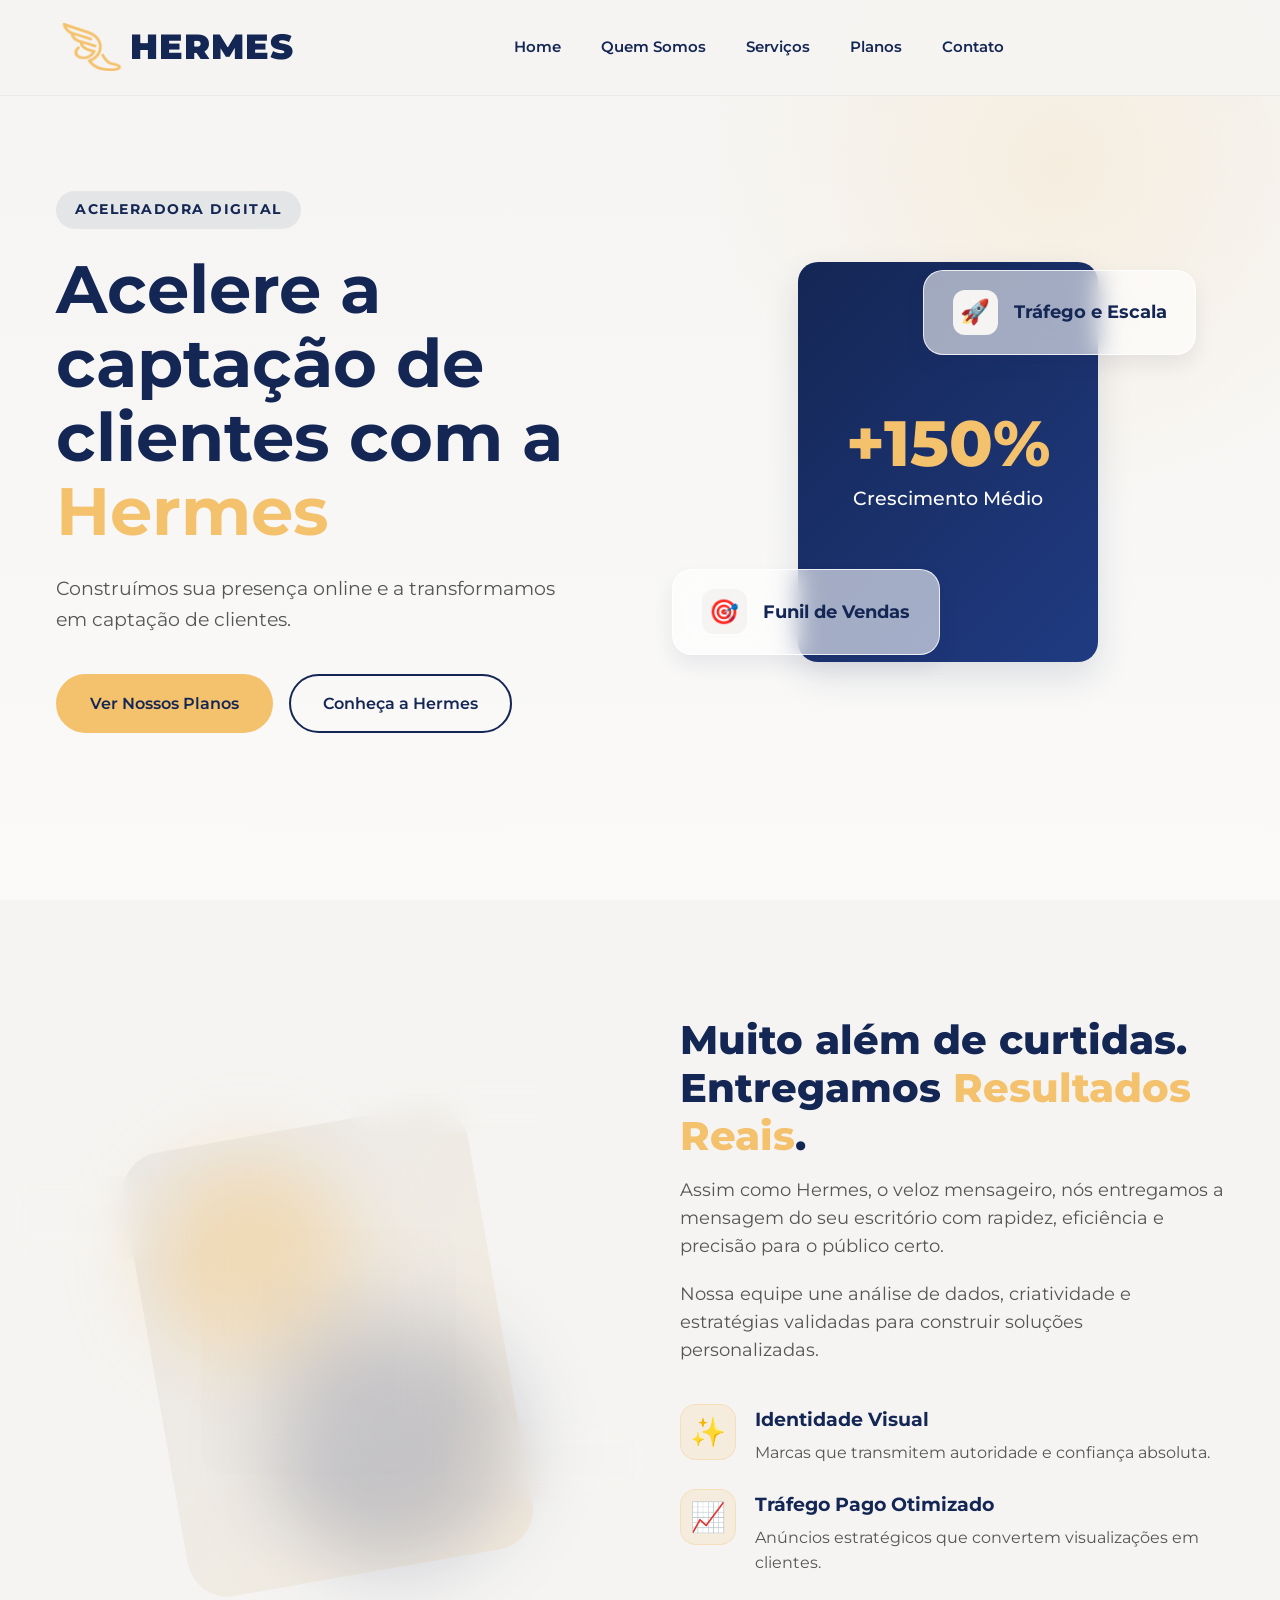
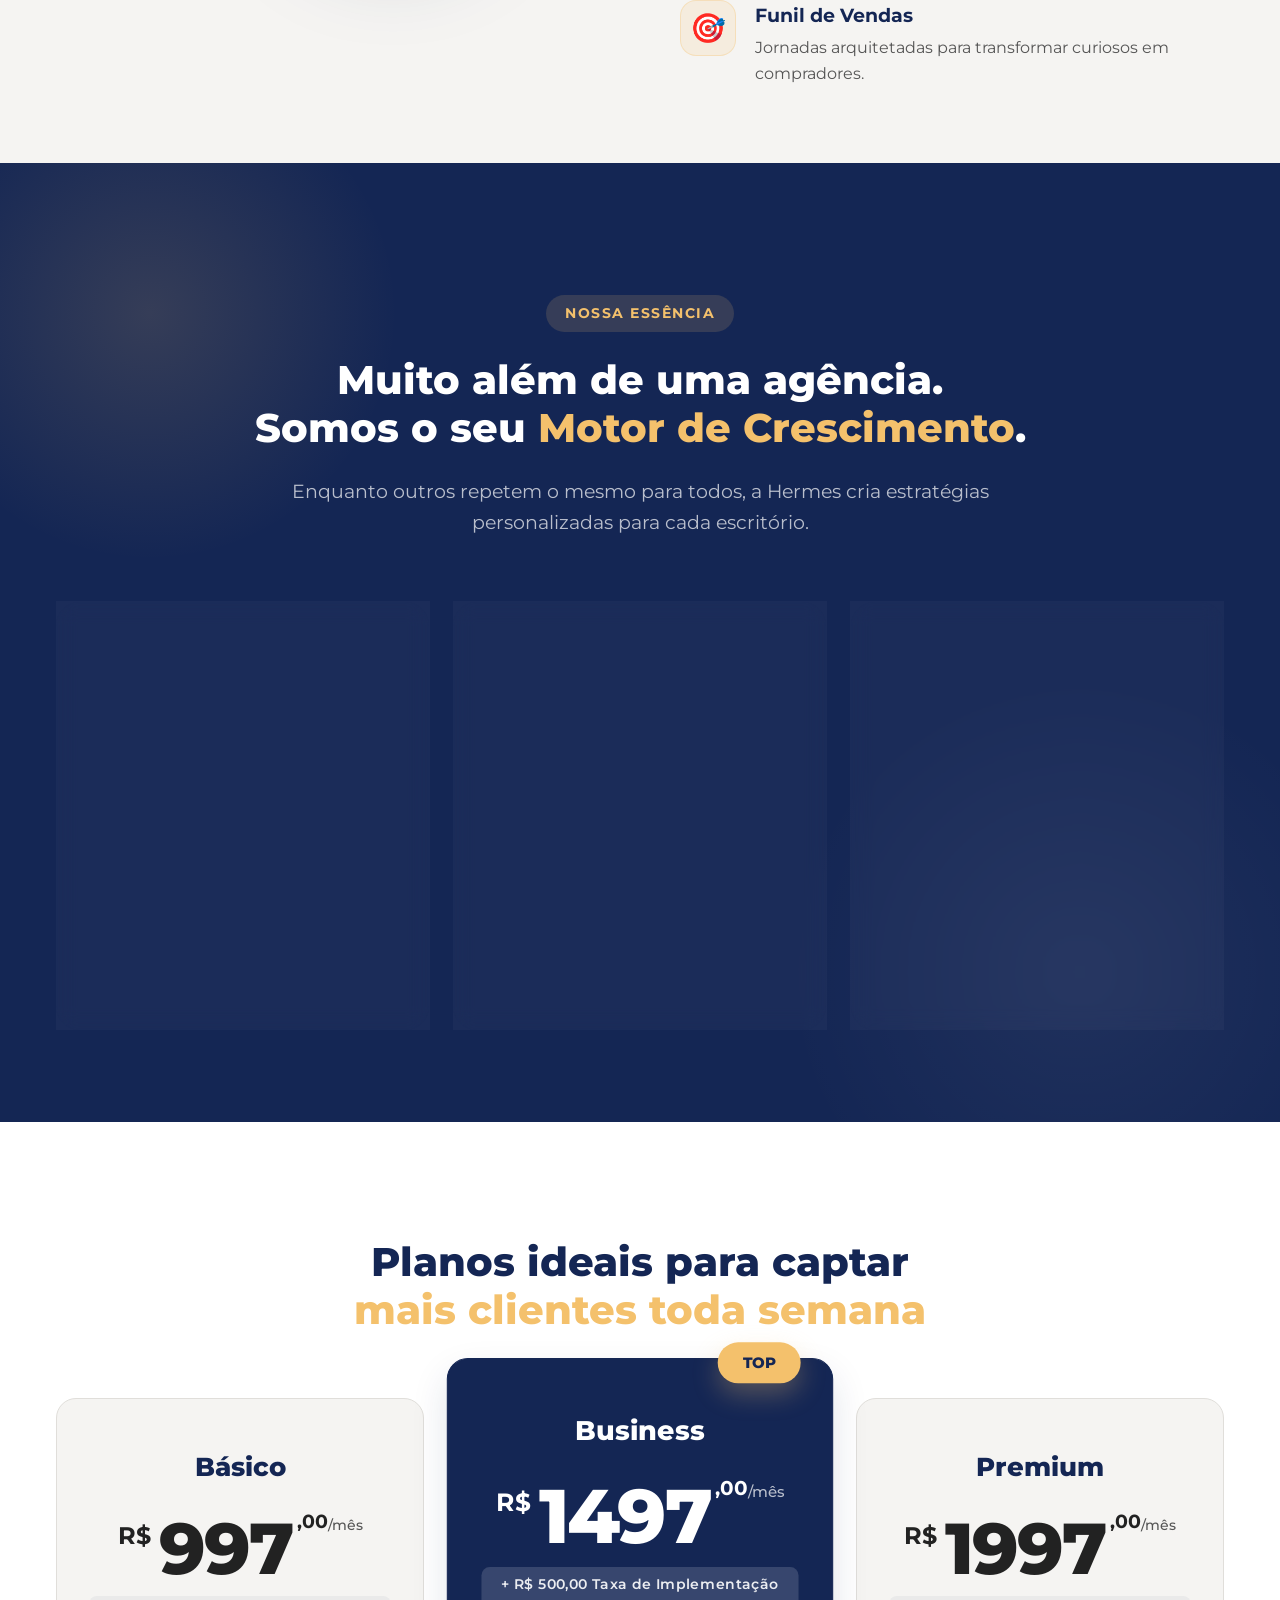
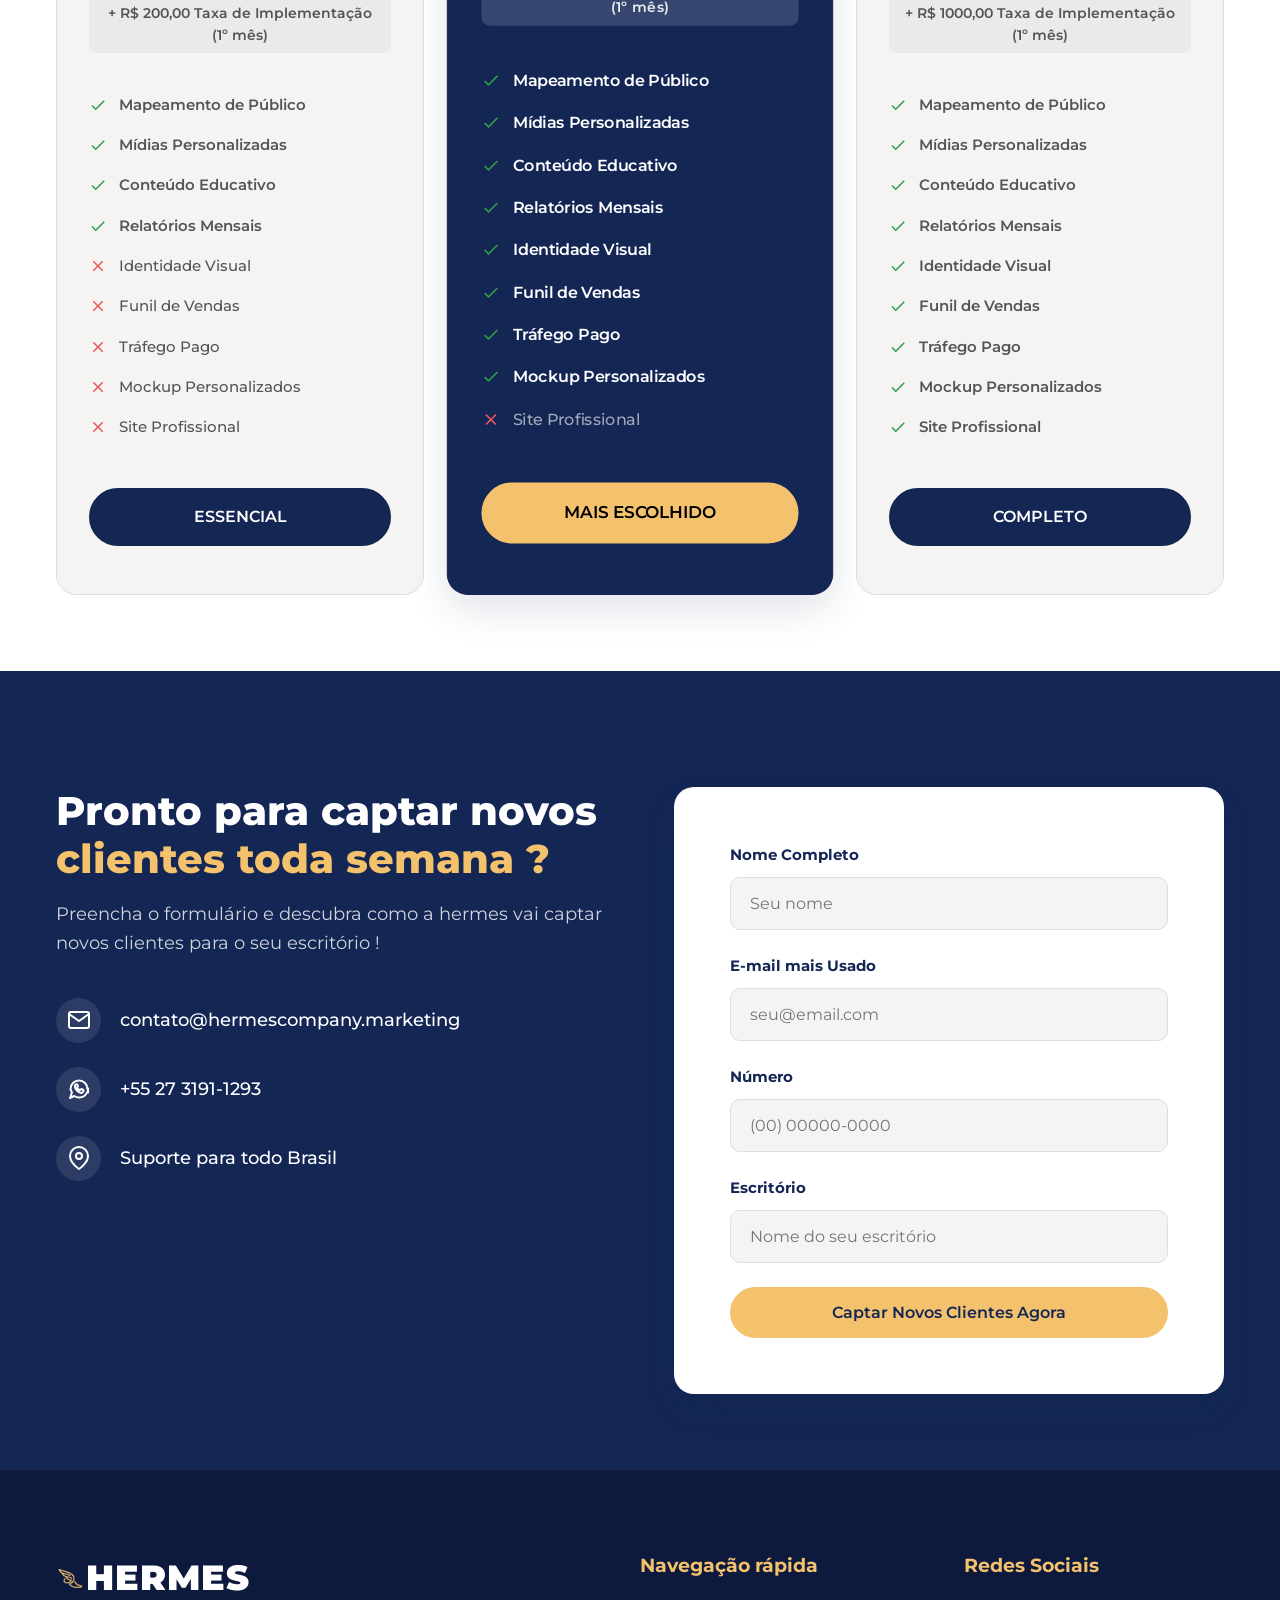
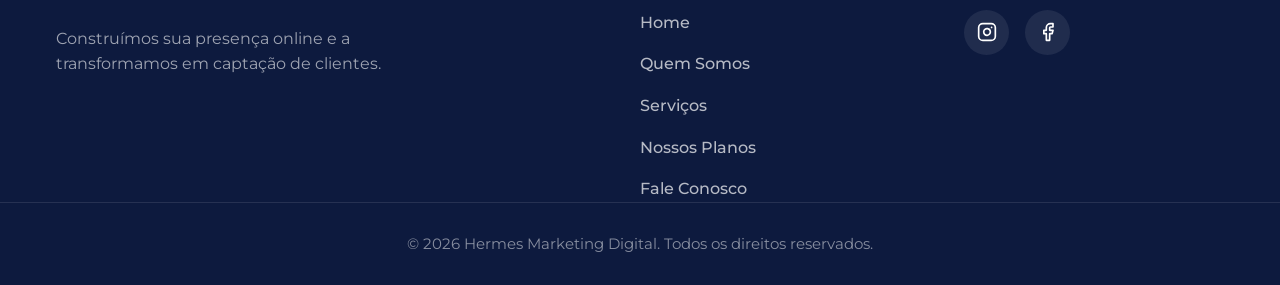
<file: index.html>
<!DOCTYPE html>
<html lang="pt-BR">

<head>
    <meta charset="UTF-8">
    <meta name="viewport" content="width=device-width, initial-scale=1.0">
    <title>Hermes | Marketing Digital</title>
    <meta name="description"
        content="Eleve seu escritório de advocacia com a Hermes. Especialistas em marketing digital, tráfego pago, funil de vendas e identidade visual.">
    <link rel="preconnect" href="https://fonts.googleapis.com">
    <link rel="preconnect" href="https://fonts.gstatic.com" crossorigin>
    <link href="https://fonts.googleapis.com/css2?family=Montserrat:wght@300;400;500;600;700;800&display=swap"
        rel="stylesheet">
    <link rel="icon" href="logo.png" type="image/png">
    <link rel="stylesheet" href="styles.css">
</head>

<body>
    <header class="navbar">
        <div class="container nav-container">
            <a href="#" class="logo">
                <img src="logo.png" alt="Ícone Hermes" class="logo-icon" onerror="this.style.display='none'">
                <span class="logo-text">HERMES</span>
            </a>
            <nav class="nav-links">
                <a href="#home">Home</a>
                <a href="#sobre">Quem Somos</a>
                <a href="servicos.html">Serviços</a>
                <a href="#planos">Planos</a>
                <a href="#contato">Contato</a>
            </nav>
            <div class="nav-actions">
                <button class="menu-toggle" aria-label="Abrir menu">
                    <span class="bar"></span>
                    <span class="bar"></span>
                    <span class="bar"></span>
                </button>
            </div>
        </div>
    </header>

    <main>
        <!-- Home / Hero Section -->
        <section id="home" class="hero">
            <div class="container hero-container">
                <div class="hero-content fade-in">
                    <div class="badge">Aceleradora Digital</div>
                    <h1>Acelere a captação de clientes com a <span class="text-highlight">Hermes</span></h1>
                    <p>Construímos sua presença online e a transformamos em captação de clientes.</p>
                    <div class="hero-buttons">
                        <a href="#planos" class="btn btn-primary">Ver Nossos Planos</a>
                        <a href="#sobre" class="btn btn-outline">Conheça a Hermes</a>
                    </div>
                </div>

                <div class="hero-visual fade-in" style="transition-delay: 0.2s;">
                    <!-- Decorative graphic elements to represent the "Hermes" brand modern feel -->
                    <div class="glass-card main-card">
                        <div class="stat">
                            <span class="stat-number">+150%</span>
                            <span class="stat-label">Crescimento Médio</span>
                        </div>
                    </div>
                    <div class="glass-card float-card-1">
                        <div class="icon-box">🚀</div>
                        <span>Tráfego e Escala</span>
                    </div>
                    <div class="glass-card float-card-2">
                        <div class="icon-box">🎯</div>
                        <span>Funil de Vendas</span>
                    </div>
                </div>
            </div>
        </section>

        <!-- Sobre Section -->
        <section id="sobre" class="about">
            <div class="container about-container">
                <div class="about-visual-new fade-in">
                    <div class="visual-bg-shape"></div>

                    <!-- Center Composition -->
                    <div class="center-art-composition">
                        <div class="glowing-orb orb-1"></div>
                        <div class="glowing-orb orb-2"></div>

                        <div class="glass-main-card">
                            <div class="glass-icon-wrapper">
                                <span class="hero-icon">🚀</span>
                            </div>
                            <h3 class="glass-title">Acelerando<br>Resultados</h3>
                            <div class="glass-line"></div>
                        </div>
                    </div>

                    <!-- Floating Cards / Baloões -->
                    <div class="floating-stat-card glass-panel card-pos-1">
                        <div class="stat-icon">📈</div>
                        <div class="stat-info">
                            <span class="stat-value">98%</span>
                            <span class="stat-text">Aprovação</span>
                        </div>
                    </div>

                    <div class="floating-stat-card glass-panel card-pos-2">
                        <div class="stat-icon">🎯</div>
                        <div class="stat-info">
                            <span class="stat-value">+ROI</span>
                            <span class="stat-text">Performance</span>
                        </div>
                    </div>

                    <div class="floating-badge glass-panel">
                        <div class="stat-icon">✨</div>
                        <span style="font-weight: 700; color: var(--primary); font-size: 1rem;">Design Premium</span>
                    </div>
                </div>
                <div class="about-content fade-in" style="transition-delay: 0.2s;">
                    <h2 class="section-title">Muito além de curtidas. Entregamos <span class="text-highlight">Resultados
                            Reais</span>.</h2>
                    <p>Assim como Hermes, o veloz mensageiro, nós entregamos a mensagem do seu escritório com rapidez,
                        eficiência e precisão para o público certo.</p>
                    <p>Nossa equipe une análise de dados, criatividade e estratégias validadas para construir soluções
                        personalizadas.</p>

                    <ul class="features-list">
                        <li>
                            <div class="feature-icon">✨</div>
                            <div class="feature-text">
                                <strong>Identidade Visual</strong>
                                <span>Marcas que transmitem autoridade e confiança absoluta.</span>
                            </div>
                        </li>
                        <li>
                            <div class="feature-icon">📈</div>
                            <div class="feature-text">
                                <strong>Tráfego Pago Otimizado</strong>
                                <span>Anúncios estratégicos que convertem visualizações em clientes.</span>
                            </div>
                        </li>
                        <li>
                            <div class="feature-icon">🎯</div>
                            <div class="feature-text">
                                <strong>Funil de Vendas</strong>
                                <span>Jornadas arquitetadas para transformar curiosos em compradores.</span>
                            </div>
                        </li>
                    </ul>
                </div>
            </div>
        </section>

        <!-- Expertise Section -> Continuação do Quem Somos -->
        <section class="expertise-section">
            <div class="expertise-glow-1"></div>
            <div class="expertise-glow-2"></div>

            <div class="container relative" style="position: relative; z-index: 10;">
                <div class="expertise-header fade-in">
                    <div class="badge expertise-badge">Nossa Essência</div>
                    <h2 class="section-title">Muito além de uma agência.<br>Somos o seu <span
                            class="text-highlight">Motor de Crescimento</span>.</h2>
                    <p>Enquanto outros repetem o mesmo para todos, a Hermes cria estratégias personalizadas para cada
                        escritório.</p>
                </div>

                <div class="expertise-grid">
                    <!-- Card 1 -->
                    <div class="expertise-card fade-in">
                        <div class="expertise-icon">🤝</div>
                        <h3>Parceria Estratégica Real</h3>
                        <p>Sabemos como é confiar em uma agência e não ver resultado. Na Hermes é diferente. Vestimos a
                            camisa do seu escritório, entendemos suas dores e comemoramos cada vitória ao seu lado.</p>
                    </div>

                    <!-- Card 2 -->
                    <div class="expertise-card fade-in" style="transition-delay: 0.2s;">
                        <div class="expertise-icon">🎯</div>
                        <h3>Decisões Baseadas em Dados</h3>
                        <p>Deixamos os achismos de lado. Nossas decisões de otimização de campanhas são 100% guiadas por
                            dados concretos e inteligência de mercado coletada em tempo real.</p>
                    </div>

                    <!-- Card 3 -->
                    <div class="expertise-card fade-in" style="transition-delay: 0.3s;">
                        <div class="expertise-icon">🪟</div>
                        <h3>Transparência Total</h3>
                        <p>Você sabe exatamente onde cada real é investido. Relatórios Mensais, comunicação clara e zero
                            enrolação.</p>
                    </div>
                </div>
            </div>
        </section>

        <!-- Planos Section -->
        <section id="planos" class="pricing bg-light">
            <div class="container">
                <div class="section-header center fade-in">
                    <h2 class="section-title">Planos ideais para captar <span class="text-highlight">mais
                            clientes toda semana</span></h2>

                </div>

                <div class="pricing-grid">
                    <!-- Plano Básico -->
                    <div class="pricing-card fade-in" style="transition-delay: 0.1s;">
                        <div class="card-header">
                            <h3>Básico</h3>
                            <div class="price"><span class="currency-val">R$</span> <strong>997</strong><span
                                    class="cents">,00</span><span class="period">/mês</span></div>
                            <div class="setup-fee">+ R$ 200,00 Taxa de Implementação (1º mês)</div>
                        </div>
                        <div class="card-body">
                            <ul class="plan-features">
                                <li class="included">Mapeamento de Público</li>
                                <li class="included">Mídias Personalizadas</li>
                                <li class="included">Conteúdo Educativo</li>
                                <li class="included">Relatórios Mensais</li>
                                <li class="excluded">Identidade Visual</li>
                                <li class="excluded">Funil de Vendas</li>
                                <li class="excluded">Tráfego Pago</li>
                                <li class="excluded">Mockup Personalizados</li>
                                <li class="excluded">Site Profissional</li>
                            </ul>
                        </div>
                        <div class="card-footer">
                            <a href="#contato" class="btn btn-outline btn-block">ESSENCIAL</a>
                        </div>
                    </div>

                    <!-- Plano Business (TOP) -->
                    <div class="pricing-card featured fade-in" style="transition-delay: 0.2s;">
                        <div class="popular-badge">TOP</div>
                        <div class="card-header">
                            <h3>Business</h3>
                            <div class="price"><span class="currency-val">R$</span> <strong>1497</strong><span
                                    class="cents">,00</span><span class="period">/mês</span></div>
                            <div class="setup-fee">+ R$ 500,00 Taxa de Implementação (1º mês)</div>
                        </div>
                        <div class="card-body">
                            <ul class="plan-features">
                                <li class="included">Mapeamento de Público</li>
                                <li class="included">Mídias Personalizadas</li>
                                <li class="included">Conteúdo Educativo</li>
                                <li class="included">Relatórios Mensais</li>
                                <li class="included">Identidade Visual</li>
                                <li class="included">Funil de Vendas</li>
                                <li class="included">Tráfego Pago</li>
                                <li class="included">Mockup Personalizados</li>
                                <li class="excluded">Site Profissional</li>
                            </ul>
                        </div>
                        <div class="card-footer">
                            <a href="#contato" class="btn btn-primary btn-block">MAIS ESCOLHIDO</a>
                        </div>
                    </div>

                    <!-- Plano Premium -->
                    <div class="pricing-card fade-in" style="transition-delay: 0.3s;">
                        <div class="card-header">
                            <h3>Premium</h3>
                            <div class="price"><span class="currency-val">R$</span> <strong>1997</strong><span
                                    class="cents">,00</span><span class="period">/mês</span></div>
                            <div class="setup-fee">+ R$ 1000,00 Taxa de Implementação (1º mês)</div>
                        </div>
                        <div class="card-body">
                            <ul class="plan-features">
                                <li class="included">Mapeamento de Público</li>
                                <li class="included">Mídias Personalizadas</li>
                                <li class="included">Conteúdo Educativo</li>
                                <li class="included">Relatórios Mensais</li>
                                <li class="included">Identidade Visual</li>
                                <li class="included">Funil de Vendas</li>
                                <li class="included">Tráfego Pago</li>
                                <li class="included">Mockup Personalizados</li>
                                <li class="included">Site Profissional</li>
                            </ul>
                        </div>
                        <div class="card-footer">
                            <a href="#contato" class="btn btn-outline btn-block">COMPLETO</a>
                        </div>
                    </div>
                </div>
            </div>
        </section>

        <!-- Contato Section -->
        <section id="contato" class="contact">
            <div class="container contact-container">
                <div class="contact-info fade-in">
                    <h2 class="section-title">Pronto para captar novos <span class="text-highlight">clientes toda semana
                            ?</span>
                    </h2>
                    <p>Preencha o formulário e descubra como a hermes vai captar novos clientes para o seu escritório
                        !</p>

                    <div class="contact-details hide-on-mobile">
                        <div class="contact-item">
                            <span class="icon">
                                <svg width="24" height="24" viewBox="0 0 24 24" fill="none" stroke="currentColor"
                                    stroke-width="2" stroke-linecap="round" stroke-linejoin="round"
                                    class="contact-icon">
                                    <path
                                        d="M4 4h16c1.1 0 2 .9 2 2v12c0 1.1-.9 2-2 2H4c-1.1 0-2-.9-2-2V6c0-1.1.9-2 2-2z">
                                    </path>
                                    <polyline points="22,6 12,13 2,6"></polyline>
                                </svg>
                            </span>
                            <span>contato@hermescompany.marketing</span>
                        </div>
                        <div class="contact-item">
                            <span class="icon">
                                <svg width="24" height="24" viewBox="0 0 24 24" fill="none" stroke="currentColor"
                                    stroke-width="2" stroke-linecap="round" stroke-linejoin="round"
                                    class="contact-icon">
                                    <path
                                        d="M21.16 11.5A8.38 8.38 0 0 1 20 15.68A8.5 8.5 0 0 1 12 20.5a8.38 8.38 0 0 1-4.82-1.48L3 21l2-5.75A8.38 8.38 0 0 1 3.5 12a8.5 8.5 0 0 1 8.5-8.5a8.5 8.5 0 0 1 8.5 8.5a8.48 8.48 0 0 1 .66 3.5">
                                    </path>
                                    <path
                                        d="M16 14.73c-.22.61-.83 1.1-1.46 1.17-.63.07-1.35-.14-2.14-.52-1.93-.95-3.3-2.85-3.41-3-.11-.15-1.12-1.46-1.12-2.8 0-1.18.6-1.78.85-2.03.22-.22.5-.27.69-.27h.37c.17 0 .33.02.48.33.22.48.56 1.34.6 1.44.05.1.09.24.01.38-.07.15-.12.24-.24.38-.11.12-.24.26-.33.37-.11.11-.23.23-.11.44.11.22.5 1 1.05 1.48.71.62 1.36.83 1.57.92.22.1.34.08.48-.07.12-.15.52-.64.67-.86.13-.22.28-.19.49-.11.22.07 1.39.65 1.63.78.23.11.39.18.45.28.06.11.06.63-.16 1.24z">
                                    </path>
                                </svg>
                            </span>
                            <span>+55 27 3191-1293</span>
                        </div>
                        <div class="contact-item">
                            <span class="icon">
                                <svg width="24" height="24" viewBox="0 0 24 24" fill="none" stroke="currentColor"
                                    stroke-width="2" stroke-linecap="round" stroke-linejoin="round"
                                    class="contact-icon">
                                    <path d="M21 10c0 7-9 13-9 13s-9-6-9-13a9 9 0 0 1 18 0z"></path>
                                    <circle cx="12" cy="10" r="3"></circle>
                                </svg>
                            </span>
                            <span>Suporte para todo Brasil</span>
                        </div>
                    </div>
                </div>

                <div class="contact-form-wrapper fade-in" style="transition-delay: 0.2s;">
                    <form class="contact-form" action="https://api.web3forms.com/submit" method="POST">

                        <input type="hidden" name="access_key" value="88d2a02a-43d4-4c13-a817-6f924c389709">

                        <!-- Redirecionamento e Configurações Opcionais -->
                        <input type="hidden" name="redirect" value="https://hermescompany.marketing/obrigado.html">
                        <input type="hidden" name="subject" value="Novo Lead - Hermes Marketing">
                        <input type="hidden" name="from_name" value="Site Hermes">
                        <div class="form-group">
                            <label for="name">Nome Completo</label>
                            <input type="text" id="name" name="nome" placeholder="Seu nome" required>
                        </div>
                        <div class="form-group">
                            <label for="email">E-mail mais Usado</label>
                            <input type="email" id="email" name="email" placeholder="seu@email.com" required>
                        </div>
                        <div class="form-group">
                            <label for="phone">Número</label>
                            <input type="tel" id="phone" name="telefone" placeholder="(00) 00000-0000"
                                oninput="this.value = this.value.replace(/[^0-9]/g, '')" required>
                        </div>
                        <div class="form-group">
                            <label for="company">Escritório</label>
                            <input type="text" id="company" name="empresa" placeholder="Nome do seu escritório">
                        </div>
                        <button type="submit" class="btn btn-primary btn-block btn-pulse">Captar Novos Clientes
                            Agora</button>
                    </form>
                </div>

                <div class="contact-details show-on-mobile hide fade-in" style="transition-delay: 0.3s;">
                    <h2 class="section-title">Contatos : <span class="text-highlight"></span>
                    </h2>
                    <div class="contact-item">
                        <span class="icon">
                            <svg width="24" height="24" viewBox="0 0 24 24" fill="none" stroke="currentColor"
                                stroke-width="2" stroke-linecap="round" stroke-linejoin="round" class="contact-icon">
                                <path d="M4 4h16c1.1 0 2 .9 2 2v12c0 1.1-.9 2-2 2H4c-1.1 0-2-.9-2-2V6c0-1.1.9-2 2-2z">
                                </path>
                                <polyline points="22,6 12,13 2,6"></polyline>
                            </svg>
                        </span>
                        <span>contato@hermescompany.marketing</span>
                    </div>
                    <div class="contact-item">
                        <span class="icon">
                            <svg width="24" height="24" viewBox="0 0 24 24" fill="none" stroke="currentColor"
                                stroke-width="2" stroke-linecap="round" stroke-linejoin="round" class="contact-icon">
                                <path
                                    d="M21.16 11.5A8.38 8.38 0 0 1 20 15.68A8.5 8.5 0 0 1 12 20.5a8.38 8.38 0 0 1-4.82-1.48L3 21l2-5.75A8.38 8.38 0 0 1 3.5 12a8.5 8.5 0 0 1 8.5-8.5a8.5 8.5 0 0 1 8.5 8.5a8.48 8.48 0 0 1 .66 3.5">
                                </path>
                                <path
                                    d="M16 14.73c-.22.61-.83 1.1-1.46 1.17-.63.07-1.35-.14-2.14-.52-1.93-.95-3.3-2.85-3.41-3-.11-.15-1.12-1.46-1.12-2.8 0-1.18.6-1.78.85-2.03.22-.22.5-.27.69-.27h.37c.17 0 .33.02.48.33.22.48.56 1.34.6 1.44.05.1.09.24.01.38-.07.15-.12.24-.24.38-.11.12-.24.26-.33.37-.11.11-.23.23-.11.44.11.22.5 1 1.05 1.48.71.62 1.36.83 1.57.92.22.1.34.08.48-.07.12-.15.52-.64.67-.86.13-.22.28-.19.49-.11.22.07 1.39.65 1.63.78.23.11.39.18.45.28.06.11.06.63-.16 1.24z">
                                </path>
                            </svg>
                        </span>
                        <span>+55 27 3191-1293</span>
                    </div>
                    <div class="contact-item">
                        <span class="icon">
                            <svg width="24" height="24" viewBox="0 0 24 24" fill="none" stroke="currentColor"
                                stroke-width="2" stroke-linecap="round" stroke-linejoin="round" class="contact-icon">
                                <path d="M21 10c0 7-9 13-9 13s-9-6-9-13a9 9 0 0 1 18 0z"></path>
                                <circle cx="12" cy="10" r="3"></circle>
                            </svg>
                        </span>
                        <span>Suporte para todo Brasil</span>
                    </div>
                </div>
            </div>
        </section>
    </main>

    <footer class="footer">
        <div class="container footer-container">
            <div class="footer-brand">
                <div class="footer-logo-wrapper">
                    <img src="logo.png" alt="Ícone Hermes" class="footer-logo-icon" onerror="this.style.display='none'">
                    <span class="logo-text">HERMES</span>
                </div>
                <p>Construímos sua presença online e a transformamos em captação de clientes.</p>
            </div>
            <div class="footer-links">
                <h4>Navegação rápida</h4>
                <ul>
                    <li><a href="#home">Home</a></li>
                    <li><a href="#sobre">Quem Somos</a></li>
                    <li><a href="servicos.html">Serviços</a></li>
                    <li><a href="#planos">Nossos Planos</a></li>
                    <li><a href="#contato">Fale Conosco</a></li>
                </ul>
            </div>
            <div class="footer-social">
                <h4>Redes Sociais</h4>
                <div class="social-icons">
                    <a href="https://www.instagram.com/hermes.company_/" target="_blank" aria-label="Instagram">
                        <svg width="20" height="20" viewBox="0 0 24 24" fill="none" stroke="currentColor"
                            stroke-width="2" stroke-linecap="round" stroke-linejoin="round">
                            <rect x="2" y="2" width="20" height="20" rx="5" ry="5"></rect>
                            <path d="M16 11.37A4 4 0 1 1 12.63 8 4 4 0 0 1 16 11.37z"></path>
                            <line x1="17.5" y1="6.5" x2="17.51" y2="6.5"></line>
                        </svg>
                    </a>
                    <a href="https://www.facebook.com/profile.php?id=61587692564961&locale=pt_BR" target="_blank"
                        aria-label="Facebook">
                        <svg width="20" height="20" viewBox="0 0 24 24" fill="none" stroke="currentColor"
                            stroke-width="2" stroke-linecap="round" stroke-linejoin="round">
                            <path d="M18 2h-3a5 5 0 0 0-5 5v3H7v4h3v8h4v-8h3l1-4h-4V7a1 1 0 0 1 1-1h3z"></path>
                        </svg>
                    </a>
                </div>
            </div>
        </div>
        <div class="footer-bottom">
            <div class="container">
                <p>&copy; 2026 Hermes Marketing Digital. Todos os direitos reservados.</p>
            </div>
        </div>
    </footer>

    <!-- Modais e Overlays -->
    <div class="modal-overlay" id="success-modal">
        <div class="modal-border-wrap">
            <div class="modal-content">
                <button class="close-modal" aria-label="Fechar pop-up">
                    <svg viewBox="0 0 24 24" fill="none" stroke="currentColor" stroke-width="2" stroke-linecap="round"
                        stroke-linejoin="round">
                        <line x1="18" y1="6" x2="6" y2="18"></line>
                        <line x1="6" y1="6" x2="18" y2="18"></line>
                    </svg>
                </button>

                <div class="modal-graphic">
                    <div class="modal-graphic-bg"></div>
                    <div class="modal-icon-wrapper">
                        <svg width="28" height="28" viewBox="0 0 24 24" fill="none" stroke="currentColor"
                            stroke-width="3" stroke-linecap="round" stroke-linejoin="round">
                            <polyline points="20 6 9 17 4 12"></polyline>
                        </svg>
                    </div>

                    <!-- Sparkles SVG -->
                    <svg class="modal-sparkle sparkle-1" viewBox="0 0 24 24" fill="currentColor">
                        <path d="M12 2L15 9L22 12L15 15L12 22L9 15L2 12L9 9L12 2Z"></path>
                    </svg>
                    <svg class="modal-sparkle sparkle-2" viewBox="0 0 24 24" fill="currentColor">
                        <path d="M12 2L15 9L22 12L15 15L12 22L9 15L2 12L9 9L12 2Z"></path>
                    </svg>
                    <svg class="modal-sparkle sparkle-3" viewBox="0 0 24 24" fill="currentColor">
                        <path d="M12 2L15 9L22 12L15 15L12 22L9 15L2 12L9 9L12 2Z"></path>
                    </svg>
                </div>

                <h3 class="modal-title">Mensagem Enviada!<span>Com Sucesso</span></h3>
                <p class="modal-text">Recebemos o seu contato. Um de nossos especialistas em captação retornará em breve
                    para acelerar seus resultados.</p>

                <button class="btn btn-primary btn-modal">Excelente, aguardo o contato</button>
            </div>
        </div>
    </div>

    <script src="main.js?v=2"></script>
</body>

</html>
</file>
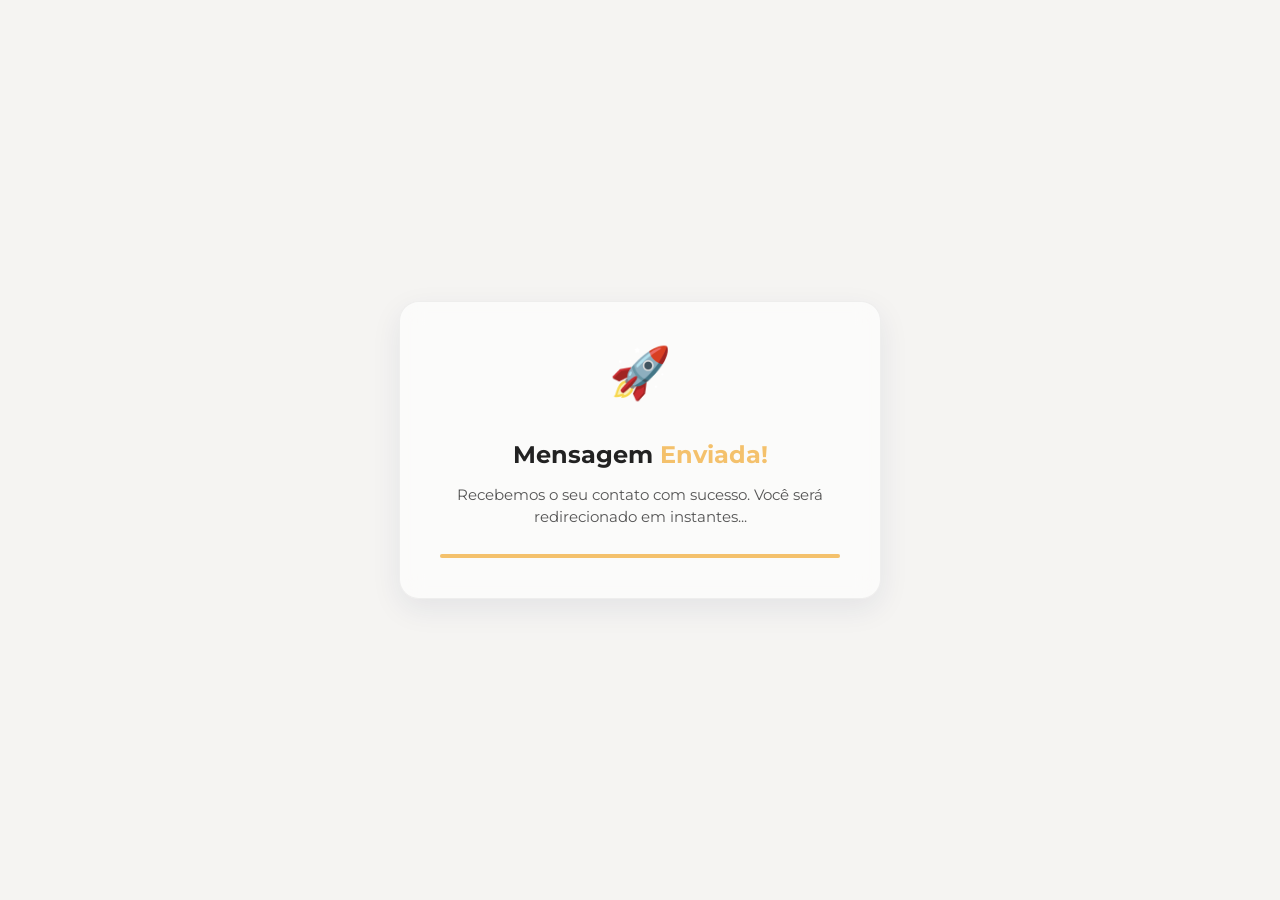
<file: obrigado.html>
<!DOCTYPE html>
<html lang="pt-BR">

<head>
    <meta charset="UTF-8">
    <meta name="viewport" content="width=device-width, initial-scale=1.0">
    <title>Mensagem Enviada | Hermes</title>
    <!-- Redirecionamento Automático em 3 segundos -->
    <meta http-equiv="refresh" content="3;url=https://hermescompany.marketing/">
    <link href="https://fonts.googleapis.com/css2?family=Montserrat:wght@400;600;700&display=swap" rel="stylesheet">
    <link rel="icon" href="logo.png" type="image/png">
    <style>
        :root {
            --bg-color: #f5f4f2;
            --primary: #f4c16c;
            --text-light: #222222;
            --text-gray: #555555;
        }

        body {
            background-color: var(--bg-color);
            color: var(--text-light);
            font-family: 'Montserrat', sans-serif;
            display: flex;
            align-items: center;
            justify-content: center;
            height: 100vh;
            margin: 0;
            text-align: center;
        }

        .success-container {
            background: rgba(255, 255, 255, 0.6);
            backdrop-filter: blur(12px);
            -webkit-backdrop-filter: blur(12px);
            border: 1px solid rgba(0, 0, 0, 0.05);
            padding: 40px;
            border-radius: 20px;
            max-width: 400px;
            box-shadow: 0 10px 30px rgba(20, 38, 84, 0.08);
            /* Sombra baseada no brand (azul) */
        }

        .icon {
            font-size: 50px;
            margin-bottom: 20px;
            display: inline-block;
        }

        h1 {
            font-size: 24px;
            font-weight: 700;
            margin-bottom: 15px;
        }

        h1 span {
            color: var(--primary);
        }

        p {
            color: var(--text-gray);
            font-size: 15px;
            line-height: 1.5;
            margin-bottom: 25px;
        }

        .loader {
            width: 100%;
            height: 4px;
            background: rgba(0, 0, 0, 0.05);
            border-radius: 4px;
            overflow: hidden;
            position: relative;
        }

        .loader::after {
            content: '';
            position: absolute;
            left: 0;
            top: 0;
            height: 100%;
            width: 0%;
            background: var(--primary);
            animation: load 3s linear forwards;
        }

        @keyframes load {
            100% {
                width: 100%;
            }
        }
    </style>
</head>

<body>
    <div class="success-container">
        <div class="icon">🚀</div>
        <h1>Mensagem <span>Enviada!</span></h1>
        <p>Recebemos o seu contato com sucesso. Você será redirecionado em instantes...</p>
        <div class="loader"></div>
    </div>
</body>

</html>
</file>
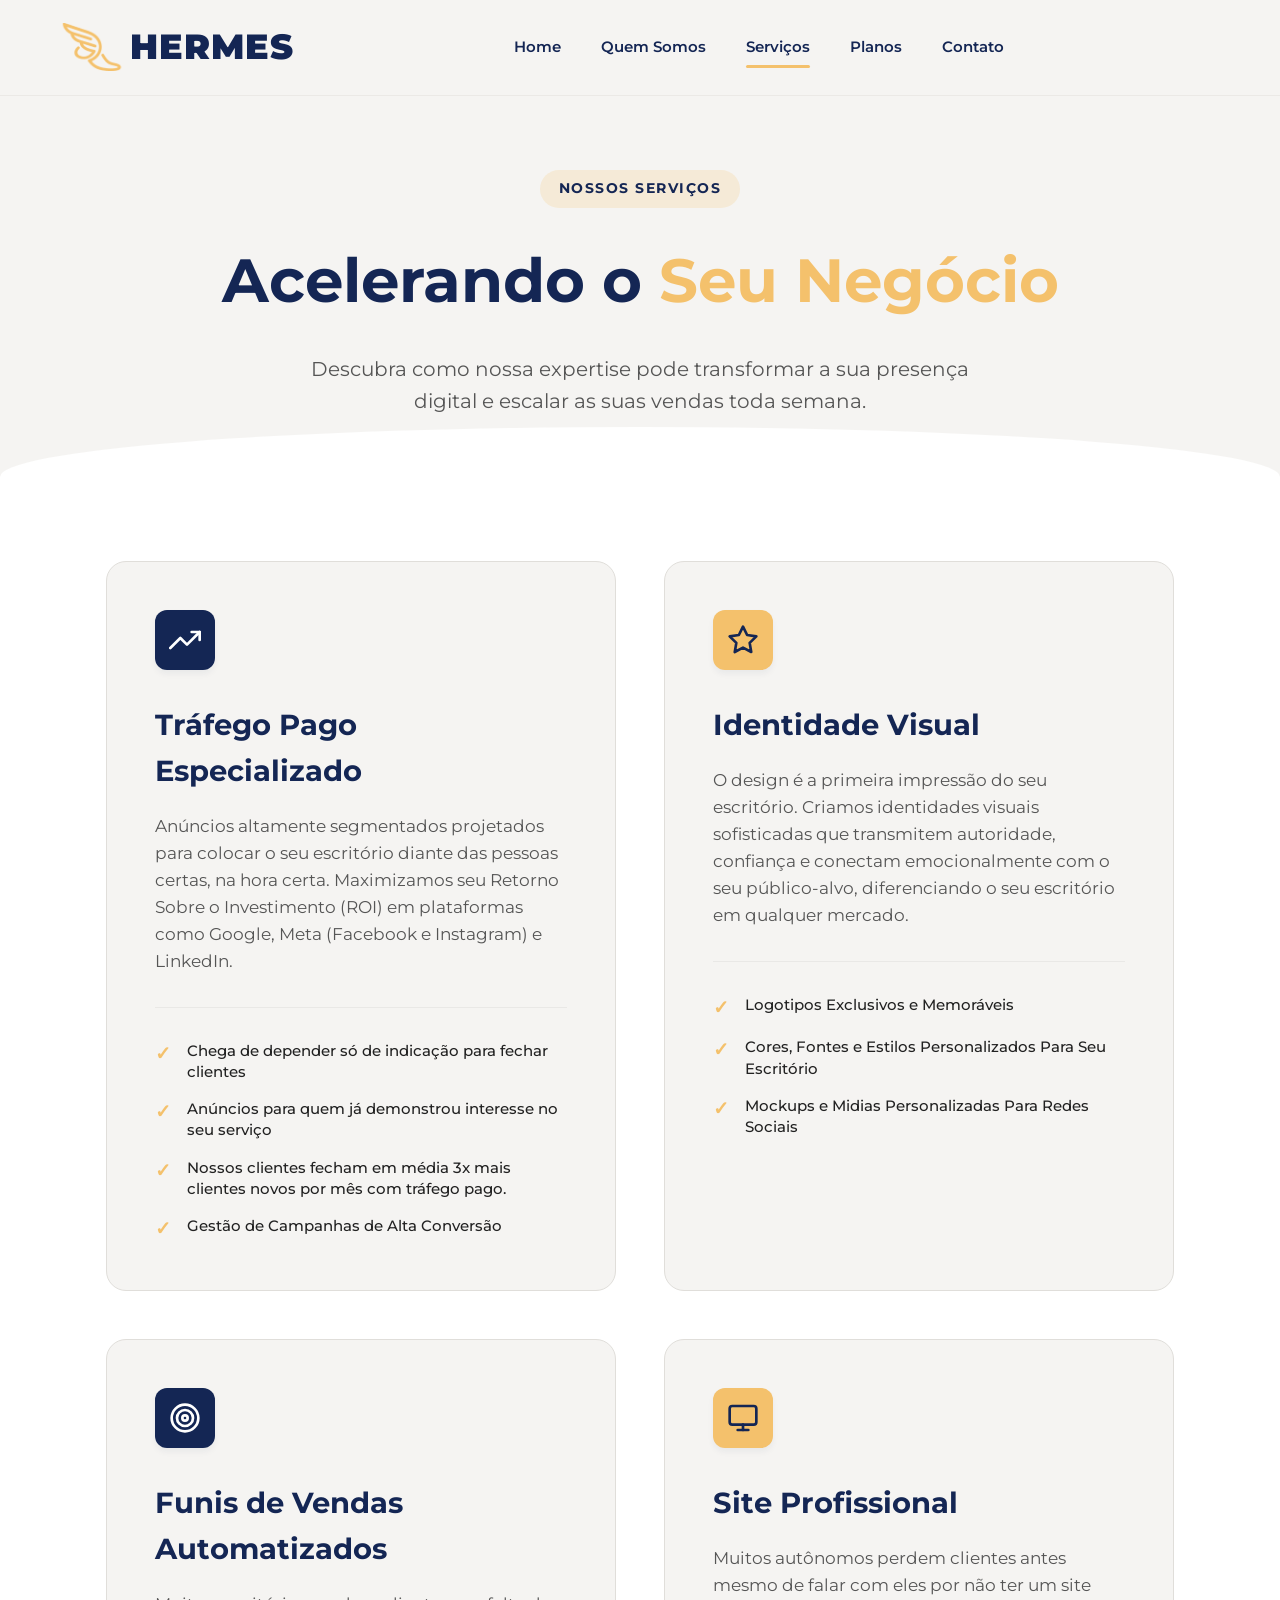
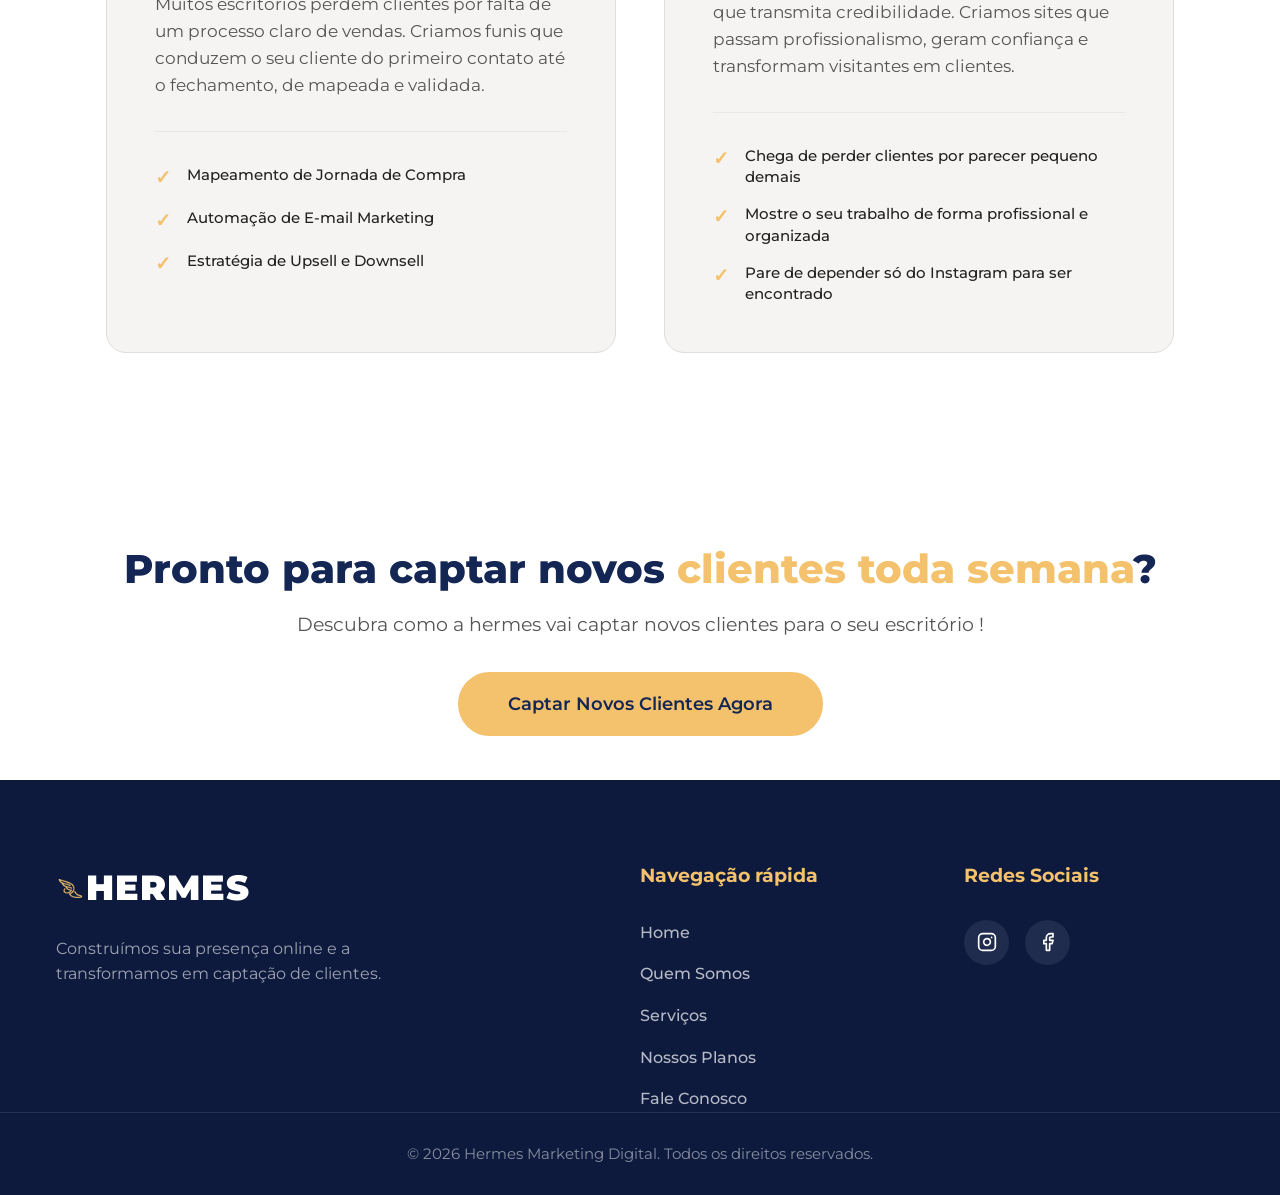
<file: servicos.html>
<!DOCTYPE html>
<html lang="pt-BR">

<head>
    <meta charset="UTF-8">
    <meta name="viewport" content="width=device-width, initial-scale=1.0">
    <title>Hermes | Serviços</title>
    <meta name="description"
        content="Conheça nossos serviços de marketing digital, tráfego pago, funil de vendas e identidade visual.">
    <link rel="preconnect" href="https://fonts.googleapis.com">
    <link rel="preconnect" href="https://fonts.gstatic.com" crossorigin>
    <link href="https://fonts.googleapis.com/css2?family=Montserrat:wght@300;400;500;600;700;800&display=swap"
        rel="stylesheet">
    <link rel="icon" href="logo.png" type="image/png">
    <link rel="stylesheet" href="styles.css">
    <style>
        /* Light Minimalist Services Hero */
        .services-hero {
            padding-top: 150px;
            padding-bottom: 5rem;
            text-align: center;
            background-color: var(--bg-light);
            position: relative;
            overflow: hidden;
        }

        .services-hero::after {
            content: '';
            position: absolute;
            bottom: -50px;
            left: 50%;
            transform: translateX(-50%);
            width: 100vw;
            height: 100px;
            background: var(--white);
            border-radius: 50% 50% 0 0;
            z-index: 0;
        }

        .services-hero h1 {
            font-size: 3.8rem;
            margin-bottom: 1.5rem;
            position: relative;
            z-index: 1;
            color: var(--primary);
        }

        .services-hero p {
            font-size: 1.25rem;
            max-width: 700px;
            margin: 0 auto;
            position: relative;
            z-index: 1;
            color: var(--text-body);
        }

        .services-hero .badge {
            background-color: rgba(244, 193, 108, 0.2);
            color: var(--primary);
            position: relative;
            z-index: 1;
        }

        /* Light Minimalist Services List */
        .services-list {
            padding: 4rem 0 8rem 0;
            background-color: var(--white);
            position: relative;
        }

        .services-grid-container {
            display: grid;
            grid-template-columns: repeat(2, 1fr);
            gap: 3rem;
            max-width: 1100px;
            margin: 0 auto;
        }

        .service-light-card {
            background: var(--bg-light);
            border: 1px solid var(--border);
            border-radius: 20px;
            padding: 3rem;
            transition: var(--transition);
            display: flex;
            flex-direction: column;
            position: relative;
            z-index: 1;
        }

        .service-light-card:hover {
            transform: translateY(-8px);
            box-shadow: var(--shadow-lg);
            border-color: var(--accent);
            background: var(--white);
        }

        .service-icon-box {
            width: 60px;
            height: 60px;
            background: var(--primary);
            border-radius: 12px;
            display: flex;
            justify-content: center;
            align-items: center;
            margin-bottom: 2rem;
            color: var(--white);
            box-shadow: var(--shadow-sm);
        }

        .service-light-card:nth-child(even) .service-icon-box {
            background: var(--accent);
            color: var(--primary);
        }

        .service-content h3 {
            font-size: 1.8rem;
            margin-bottom: 1.2rem;
            color: var(--primary);
        }

        .service-content p {
            font-size: 1.05rem;
            margin-bottom: 2rem;
            color: var(--text-body);
            line-height: 1.6;
            flex-grow: 1;
        }

        .service-features {
            list-style: none;
            padding: 0;
            display: flex;
            flex-direction: column;
            gap: 1rem;
            margin-top: auto;
            border-top: 1px solid rgba(0, 0, 0, 0.05);
            padding-top: 2rem;
        }

        .service-features li {
            display: flex;
            align-items: flex-start;
            gap: 1rem;
            color: var(--text-dark);
            font-size: 0.95rem;
            font-weight: 500;
            line-height: 1.4;
        }

        .service-features li span {
            color: var(--accent);
            font-size: 1.2rem;
            flex-shrink: 0;
            font-weight: 800;
        }

        @media (max-width: 992px) {
            .services-grid-container {
                grid-template-columns: 1fr;
            }
        }
    </style>
</head>

<body>
    <header class="navbar">
        <div class="container nav-container">
            <a href="index.html" class="logo">
                <img src="logo.png" alt="Ícone Hermes" class="logo-icon" onerror="this.style.display='none'">
                <span class="logo-text">HERMES</span>
            </a>
            <nav class="nav-links">
                <a href="index.html#home">Home</a>
                <a href="index.html#sobre">Quem Somos</a>
                <a href="servicos.html" class="active">Serviços</a>
                <a href="index.html#planos">Planos</a>
                <a href="index.html#contato">Contato</a>
            </nav>
            <div class="nav-actions">
                <button class="menu-toggle" aria-label="Abrir menu">
                    <span class="bar"></span>
                    <span class="bar"></span>
                    <span class="bar"></span>
                </button>
            </div>
        </div>
    </header>

    <main>
        <section class="services-hero">
            <div class="container">
                <div class="badge fade-in">Nossos Serviços</div>
                <h1 class="fade-in" style="transition-delay: 0.1s;">Acelerando o <span class="text-highlight">Seu
                        Negócio</span></h1>
                <p class="fade-in" style="transition-delay: 0.2s;">Descubra como nossa expertise pode transformar a sua
                    presença digital e escalar as suas vendas toda semana.</p>
            </div>
        </section>

        <section class="services-list">
            <div class="container services-grid-container fade-in">

                <!-- Service 1 -->
                <div class="service-light-card">
                    <div class="service-content">
                        <div class="service-icon-box">
                            <svg width="32" height="32" viewBox="0 0 24 24" fill="none" stroke="currentColor"
                                stroke-width="2" stroke-linecap="round" stroke-linejoin="round">
                                <polyline points="23 6 13.5 15.5 8.5 10.5 1 18"></polyline>
                                <polyline points="17 6 23 6 23 12"></polyline>
                            </svg>
                        </div>
                        <h3>Tráfego Pago Especializado</h3>
                        <p>Anúncios altamente segmentados projetados para colocar o seu escritório diante das pessoas
                            certas,
                            na hora certa. Maximizamos seu Retorno Sobre o Investimento (ROI) em plataformas como
                            Google, Meta (Facebook e Instagram) e LinkedIn.</p>
                        <ul class="service-features">
                            <li><span>✓</span> Chega de depender só de indicação para fechar clientes</li>
                            <li><span>✓</span> Anúncios para quem já demonstrou interesse no seu serviço</li>
                            <li><span>✓</span> Nossos clientes fecham em média 3x mais clientes novos por mês com
                                tráfego pago.</li>
                            <li><span>✓</span> Gestão de Campanhas de Alta Conversão</li>
                        </ul>
                    </div>
                </div>

                <!-- Service 2 -->
                <div class="service-light-card">
                    <div class="service-content">
                        <div class="service-icon-box">
                            <svg width="32" height="32" viewBox="0 0 24 24" fill="none" stroke="currentColor"
                                stroke-width="2" stroke-linecap="round" stroke-linejoin="round">
                                <path
                                    d="M12 2l3.09 6.26L22 9.27l-5 4.87 1.18 6.88L12 17.77l-6.18 3.25L7 14.14 2 9.27l6.91-1.01L12 2z">
                                </path>
                            </svg>
                        </div>
                        <h3>Identidade Visual</h3>
                        <p>O design é a primeira impressão do seu escritório. Criamos identidades visuais sofisticadas que
                            transmitem autoridade, confiança e conectam emocionalmente com o seu público-alvo,
                            diferenciando o seu escritório em qualquer mercado.</p>
                        <ul class="service-features">
                            <li><span>✓</span> Logotipos Exclusivos e Memoráveis</li>
                            <li><span>✓</span> Cores, Fontes e Estilos Personalizados Para Seu Escritório</li>
                            <li><span>✓</span> Mockups e Midias Personalizadas Para Redes Sociais</li>
                        </ul>
                    </div>
                </div>

                <!-- Service 3 -->
                <div class="service-light-card">
                    <div class="service-content">
                        <div class="service-icon-box">
                            <svg width="32" height="32" viewBox="0 0 24 24" fill="none" stroke="currentColor"
                                stroke-width="2" stroke-linecap="round" stroke-linejoin="round">
                                <circle cx="12" cy="12" r="10"></circle>
                                <circle cx="12" cy="12" r="6"></circle>
                                <circle cx="12" cy="12" r="2"></circle>
                            </svg>
                        </div>
                        <h3>Funis de Vendas Automatizados</h3>
                        <p>Muitos escritórios perdem clientes por falta de um processo claro de vendas. Criamos funis
                            que
                            conduzem o seu cliente do primeiro contato até o fechamento, de mapeada e validada.</p>
                        <ul class="service-features">
                            <li><span>✓</span> Mapeamento de Jornada de Compra</li>
                            <li><span>✓</span> Automação de E-mail Marketing</li>
                            <li><span>✓</span> Estratégia de Upsell e Downsell</li>
                        </ul>
                    </div>
                </div>

                <!-- Service 4 -->
                <div class="service-light-card">
                    <div class="service-content">
                        <div class="service-icon-box">
                            <svg width="32" height="32" viewBox="0 0 24 24" fill="none" stroke="currentColor"
                                stroke-width="2" stroke-linecap="round" stroke-linejoin="round">
                                <rect x="2" y="3" width="20" height="14" rx="2" ry="2"></rect>
                                <line x1="8" y1="21" x2="16" y2="21"></line>
                                <line x1="12" y1="17" x2="12" y2="21"></line>
                            </svg>
                        </div>
                        <h3>Site Profissional</h3>
                        <p>Muitos autônomos perdem clientes antes mesmo de falar com eles por não ter um site que
                            transmita credibilidade. Criamos sites que passam profissionalismo, geram confiança e
                            transformam visitantes em clientes.</p>
                        <ul class="service-features">
                            <li><span>✓</span> Chega de perder clientes por parecer pequeno demais</li>
                            <li><span>✓</span> Mostre o seu trabalho de forma profissional e organizada</li>
                            <li><span>✓</span> Pare de depender só do Instagram para ser encontrado</li>
                        </ul>
                    </div>
                </div>

            </div>
        </section>

        <!-- CTA Section -->
        <section class="pricing bg-light" style="padding: 4rem 0;">
            <div class="container center fade-in">
                <h2 class="section-title">Pronto para captar novos <span class="text-highlight">clientes toda
                        semana</span>?</h2>
                <p style="font-size: 1.2rem; margin-bottom: 2rem;">Descubra como a hermes vai captar novos clientes para
                    o seu escritório !</p>
                <a href="index.html#contato" class="btn btn-primary"
                    style="font-size: 1.1rem; padding: 1rem 3rem;">Captar Novos Clientes Agora</a>
            </div>
        </section>
    </main>

    <footer class="footer">
        <div class="container footer-container">
            <div class="footer-brand">
                <div class="footer-logo-wrapper">
                    <img src="logo.png" alt="Ícone Hermes" class="footer-logo-icon" onerror="this.style.display='none'">
                    <span class="logo-text">HERMES</span>
                </div>
                <p>Construímos sua presença online e a transformamos em captação de clientes.</p>
            </div>
            <div class="footer-links">
                <h4>Navegação rápida</h4>
                <ul>
                    <li><a href="index.html#home">Home</a></li>
                    <li><a href="index.html#sobre">Quem Somos</a></li>
                    <li><a href="servicos.html">Serviços</a></li>
                    <li><a href="index.html#planos">Nossos Planos</a></li>
                    <li><a href="index.html#contato">Fale Conosco</a></li>
                </ul>
            </div>
            <div class="footer-social">
                <h4>Redes Sociais</h4>
                <div class="social-icons">
                    <a href="https://www.instagram.com/hermes.company_/" target="_blank" aria-label="Instagram">
                        <svg width="20" height="20" viewBox="0 0 24 24" fill="none" stroke="currentColor"
                            stroke-width="2" stroke-linecap="round" stroke-linejoin="round">
                            <rect x="2" y="2" width="20" height="20" rx="5" ry="5"></rect>
                            <path d="M16 11.37A4 4 0 1 1 12.63 8 4 4 0 0 1 16 11.37z"></path>
                            <line x1="17.5" y1="6.5" x2="17.51" y2="6.5"></line>
                        </svg>
                    </a>
                    <a href="https://www.facebook.com/profile.php?id=61587692564961&locale=pt_BR" target="_blank"
                        aria-label="Facebook">
                        <svg width="20" height="20" viewBox="0 0 24 24" fill="none" stroke="currentColor"
                            stroke-width="2" stroke-linecap="round" stroke-linejoin="round">
                            <path d="M18 2h-3a5 5 0 0 0-5 5v3H7v4h3v8h4v-8h3l1-4h-4V7a1 1 0 0 1 1-1h3z"></path>
                        </svg>
                    </a>
                </div>
            </div>
        </div>
        <div class="footer-bottom">
            <div class="container">
                <p>&copy; 2026 Hermes Marketing Digital. Todos os direitos reservados.</p>
            </div>
        </div>
    </footer>

    <script src="main.js"></script>
</body>

</html>
</file>
<file: styles.css>
/* CSS Variables based on Hermes brand */
:root {
    --primary: #142654;
    /* Dark Blue */
    --hover-primary: #1b326e;
    --accent: #f4c16c;
    /* Gold/Yellow */
    --hover-accent: #e5b360;
    --bg-light: #f5f4f2;
    /* Off White */

    --text-dark: #222222;
    --text-body: #555555;
    --white: #ffffff;
    --border: #e0deda;

    --font-heading: 'Montserrat', sans-serif;
    --font-body: 'Montserrat', sans-serif;

    --transition: all 0.3s ease;

    --shadow-sm: 0 4px 6px rgba(20, 38, 84, 0.05);
    --shadow-md: 0 10px 20px rgba(20, 38, 84, 0.08);
    --shadow-lg: 0 15px 35px rgba(20, 38, 84, 0.12);
    --shadow-accent: 0 10px 25px rgba(244, 193, 108, 0.3);
}

* {
    margin: 0;
    padding: 0;
    box-sizing: border-box;
}

html {
    scroll-behavior: smooth;
    font-size: 16px;
}

body {
    font-family: var(--font-body);
    background-color: var(--bg-light);
    color: var(--text-body);
    line-height: 1.6;
    overflow-x: hidden;
}

a {
    text-decoration: none;
    color: inherit;
    transition: var(--transition);
}

ul {
    list-style: none;
}

.container {
    width: 100%;
    max-width: 1200px;
    margin: 0 auto;
    padding: 0 1.5rem;
}

/* Typography */
h1,
h2,
h3,
h4,
h5,
h6 {
    font-family: var(--font-heading);
    color: var(--primary);
    font-weight: 700;
}

.text-highlight {
    color: var(--accent);
}

.section-title {
    font-size: 2.5rem;
    font-weight: 800;
    margin-bottom: 1rem;
    line-height: 1.2;
}

section {
    padding: 6rem 0;
}

.center {
    text-align: center;
}

.bg-light {
    background-color: var(--white);
}

/* Buttons */
.btn {
    display: inline-flex;
    align-items: center;
    justify-content: center;
    padding: 0.9rem 2rem;
    border-radius: 50px;
    font-family: var(--font-heading);
    font-weight: 600;
    font-size: 1rem;
    cursor: pointer;
    transition: var(--transition);
    border: 2px solid transparent;
    text-align: center;
}

.btn-sm {
    padding: 0.6rem 1.5rem;
    font-size: 0.9rem;
}

.btn-block {
    width: 100%;
}

.btn-primary {
    background-color: var(--accent);
    color: var(--primary);
    border-color: var(--accent);
}

.btn-primary:hover {
    background-color: var(--hover-accent);
    border-color: var(--hover-accent);
    transform: translateY(-2px);
    box-shadow: var(--shadow-accent);
}

.btn-outline {
    background-color: transparent;
    color: var(--primary);
    border-color: var(--primary);
}

.btn-outline:hover {
    background-color: var(--primary);
    color: var(--white);
    transform: translateY(-2px);
}

/* Navbar */
.navbar {
    position: fixed;
    top: 0;
    left: 0;
    width: 100%;
    background-color: rgba(245, 244, 242, 0.9);
    backdrop-filter: blur(10px);
    -webkit-backdrop-filter: blur(10px);
    z-index: 1000;
    padding: 1.2rem 0;
    transition: var(--transition);
    border-bottom: 1px solid rgba(224, 222, 218, 0.5);
}

.navbar.scrolled {
    padding: 0.8rem 0;
    background-color: rgba(255, 255, 255, 0.98);
    box-shadow: var(--shadow-sm);
}

.nav-container {
    display: flex;
    justify-content: space-between;
    align-items: center;
}

.logo {
    display: flex;
    align-items: center;
    gap: 0.1rem;
}

.logo-icon {
    height: 3rem !important;
    max-height: 3rem !important;
    width: auto !important;
    max-width: 6rem !important;
    object-fit: contain;
    flex-shrink: 0;
}

.logo-text {
    font-size: 2.2rem;
    font-weight: 900;
    color: var(--primary);
    letter-spacing: 1px;
}

.nav-links {
    display: flex;
    gap: 2.5rem;
}

.nav-links a {
    font-weight: 600;
    color: var(--primary);
    font-size: 0.95rem;
    position: relative;
    padding: 0.5rem 0;
}

.nav-links a::after {
    content: '';
    position: absolute;
    bottom: 0;
    left: 0;
    width: 0;
    height: 3px;
    background-color: var(--accent);
    transition: var(--transition);
    border-radius: 2px;
}

.nav-links a:hover::after,
.nav-links a.active::after {
    width: 100%;
}

.nav-actions {
    display: flex;
    align-items: center;
    gap: 1rem;
}

.menu-toggle {
    display: none;
    background: none;
    border: none;
    cursor: pointer;
    width: 30px;
    height: 20px;
    position: relative;
    z-index: 1001;
}

.menu-toggle .bar {
    position: absolute;
    width: 100%;
    height: 2px;
    background-color: var(--primary);
    left: 0;
    transition: var(--transition);
    border-radius: 2px;
}

.menu-toggle .bar:nth-child(1) {
    top: 0;
}

.menu-toggle .bar:nth-child(2) {
    top: 9px;
}

.menu-toggle .bar:nth-child(3) {
    bottom: 0;
}

/* Hero Section */
.hero {
    min-height: 100vh;
    display: flex;
    align-items: center;
    padding-top: 80px;
    position: relative;
    overflow: hidden;
    background: linear-gradient(180deg, var(--bg-light) 0%, rgba(255, 255, 255, 0.5) 100%);
}

.hero::before {
    content: '';
    position: absolute;
    top: -20%;
    right: -10%;
    width: 700px;
    height: 700px;
    border-radius: 50%;
    background: radial-gradient(circle, rgba(244, 193, 108, 0.15) 0%, rgba(245, 244, 242, 0) 70%);
    z-index: 0;
}

.hero-container {
    display: grid;
    grid-template-columns: 1fr 1fr;
    gap: 4rem;
    align-items: center;
    position: relative;
    z-index: 1;
}

.badge {
    display: inline-block;
    padding: 0.5rem 1.2rem;
    background-color: rgba(20, 38, 84, 0.08);
    color: var(--primary);
    border-radius: 50px;
    font-size: 0.85rem;
    font-weight: 700;
    margin-bottom: 1.5rem;
    text-transform: uppercase;
    letter-spacing: 1.5px;
}

.hero h1 {
    font-size: 4.2rem;
    line-height: 1.1;
    margin-bottom: 1.5rem;
}

.hero p {
    font-size: 1.2rem;
    color: var(--text-body);
    margin-bottom: 2.5rem;
    max-width: 500px;
}

.hero-buttons {
    display: flex;
    gap: 1rem;
}

.hero-visual {
    position: relative;
    height: 550px;
    display: flex;
    justify-content: center;
    align-items: center;
}

.glass-card {
    background: rgba(255, 255, 255, 0.6);
    backdrop-filter: blur(12px);
    -webkit-backdrop-filter: blur(12px);
    border: 1px solid rgba(255, 255, 255, 0.8);
    border-radius: 20px;
    padding: 2rem;
    box-shadow: var(--shadow-md);
    position: absolute;
}

.main-card {
    width: 300px;
    height: 400px;
    background: linear-gradient(135deg, var(--primary) 0%, #203B82 100%);
    color: white;
    display: flex;
    flex-direction: column;
    justify-content: center;
    align-items: center;
    text-align: center;
    border: none;
    box-shadow: var(--shadow-lg);
    z-index: 2;
}

.main-card .stat-number {
    font-size: 4rem;
    font-weight: 800;
    color: var(--accent);
    display: block;
    line-height: 1;
    margin-bottom: 0.5rem;
}

.main-card .stat-label {
    font-size: 1.2rem;
    font-weight: 500;
}

.float-card-1 {
    top: 15%;
    right: 5%;
    display: flex;
    align-items: center;
    gap: 1rem;
    padding: 1.2rem 1.8rem;
    animation: float 6s ease-in-out infinite;
    font-weight: 700;
    font-size: 1.1rem;
    color: var(--primary);
    z-index: 3;
}

.float-card-2 {
    bottom: 15%;
    left: 0;
    display: flex;
    align-items: center;
    gap: 1rem;
    padding: 1.2rem 1.8rem;
    animation: float 7s ease-in-out infinite reverse;
    font-weight: 700;
    font-size: 1.1rem;
    color: var(--primary);
    z-index: 3;
}

.icon-box {
    width: 45px;
    height: 45px;
    background-color: var(--bg-light);
    border-radius: 12px;
    display: flex;
    justify-content: center;
    align-items: center;
    font-size: 1.5rem;
}

@keyframes float {
    0% {
        transform: translateY(0px);
    }

    50% {
        transform: translateY(-20px);
    }

    100% {
        transform: translateY(0px);
    }
}

/* About Section */
.about-container {
    display: grid;
    grid-template-columns: 1fr 1fr;
    gap: 5rem;
    align-items: center;
}

.about-visual-new {
    position: relative;
    height: 500px;
    width: 100%;
    display: flex;
    justify-content: center;
    align-items: center;
}

.visual-bg-shape {
    position: absolute;
    top: 50%;
    left: 50%;
    transform: translate(-50%, -50%) rotate(-10deg);
    width: 350px;
    height: 450px;
    background: linear-gradient(135deg, rgba(20, 38, 84, 0.05) 0%, rgba(244, 193, 108, 0.15) 100%);
    border-radius: 40px;
    z-index: 1;
}

/* Center Art */
.center-art-composition {
    position: relative;
    width: 300px;
    height: 350px;
    display: flex;
    justify-content: center;
    align-items: center;
    z-index: 2;
}

.glowing-orb {
    position: absolute;
    border-radius: 50%;
    filter: blur(40px);
    z-index: 1;
}

.orb-1 {
    width: 200px;
    height: 200px;
    background: rgba(244, 193, 108, 0.4);
    top: -20px;
    left: -30px;
    animation: orbFloat 8s infinite alternate ease-in-out;
}

.orb-2 {
    width: 250px;
    height: 250px;
    background: rgba(20, 38, 84, 0.2);
    bottom: -40px;
    right: -40px;
    animation: orbFloat 10s infinite alternate-reverse ease-in-out;
}

.glass-main-card {
    background: rgba(255, 255, 255, 0.3);
    backdrop-filter: blur(25px);
    -webkit-backdrop-filter: blur(25px);
    border: 1px solid rgba(255, 255, 255, 0.7);
    border-radius: 24px;
    width: 85%;
    padding: 2.5rem 1.5rem;
    display: flex;
    flex-direction: column;
    align-items: center;
    box-shadow: 0 15px 35px rgba(0, 0, 0, 0.1);
    z-index: 2;
    text-align: center;
}

.glass-icon-wrapper {
    width: 70px;
    height: 70px;
    background: var(--white);
    border-radius: 50%;
    display: flex;
    justify-content: center;
    align-items: center;
    font-size: 2.2rem;
    margin-bottom: 1.2rem;
    box-shadow: 0 10px 20px rgba(244, 193, 108, 0.3);
}

.glass-title {
    color: var(--primary);
    font-size: 1.4rem;
    font-weight: 800;
    line-height: 1.2;
    margin-bottom: 1rem;
}

.glass-line {
    width: 40px;
    height: 4px;
    background: var(--accent);
    border-radius: 2px;
}

@keyframes orbFloat {
    0% {
        transform: translateY(0) scale(1);
    }

    100% {
        transform: translateY(-30px) scale(1.1);
    }
}

/* Floating Balloons */
.glass-panel {
    background: rgba(255, 255, 255, 0.85);
    backdrop-filter: blur(15px);
    -webkit-backdrop-filter: blur(15px);
    border: 1px solid rgba(255, 255, 255, 1);
    border-radius: 16px;
    padding: 1rem 1.5rem;
    box-shadow: var(--shadow-md);
    position: absolute;
    z-index: 3;
}

.floating-stat-card {
    display: flex;
    align-items: center;
    gap: 1rem;
    animation: float 6s ease-in-out infinite;
}

.card-pos-1 {
    top: 15%;
    left: -10%;
}

.card-pos-2 {
    bottom: 20%;
    right: -10%;
    animation-delay: -3s;
    animation-duration: 7s;
}

.stat-icon {
    font-size: 1.8rem;
    background: rgba(244, 193, 108, 0.2);
    width: 45px;
    height: 45px;
    display: flex;
    justify-content: center;
    align-items: center;
    border-radius: 12px;
}

.stat-info {
    display: flex;
    flex-direction: column;
}

.stat-value {
    font-size: 1.4rem;
    font-weight: 800;
    color: var(--primary);
    line-height: 1.2;
}

.stat-text {
    font-size: 0.85rem;
    color: var(--text-body);
    font-weight: 600;
}

.floating-badge {
    top: -5%;
    right: 5%;
    display: flex;
    align-items: center;
    gap: 0.8rem;
    animation: float 5s ease-in-out infinite reverse;
    padding: 0.6rem 1.2rem 0.6rem 0.6rem;
}

.floating-badge .stat-icon {
    width: 35px;
    height: 35px;
    font-size: 1.2rem;
}

.about-content p {
    font-size: 1.1rem;
    margin-bottom: 1.2rem;
}

.features-list {
    margin-top: 2.5rem;
    display: flex;
    flex-direction: column;
    gap: 1.5rem;
}

.features-list li {
    display: flex;
    gap: 1.2rem;
    align-items: flex-start;
}

.feature-icon {
    width: 56px;
    height: 56px;
    background-color: rgba(244, 193, 108, 0.15);
    border-radius: 16px;
    display: flex;
    justify-content: center;
    align-items: center;
    font-size: 1.8rem;
    flex-shrink: 0;
    border: 1px solid rgba(244, 193, 108, 0.3);
}

.feature-text strong {
    display: block;
    color: var(--primary);
    font-size: 1.2rem;
    margin-bottom: 0.3rem;
    font-weight: 700;
}

.feature-text span {
    font-size: 1rem;
    color: var(--text-body);
}

/* Expertise Section - Premium Dark Mode */
.expertise-section {
    position: relative;
    padding: 7rem 0;
    background-color: var(--primary);
    color: var(--white);
    overflow: hidden;
}

.expertise-glow-1 {
    position: absolute;
    top: -100px;
    left: -100px;
    width: 500px;
    height: 500px;
    background: radial-gradient(circle, rgba(244, 193, 108, 0.15) 0%, transparent 70%);
    border-radius: 50%;
    z-index: 0;
}

.expertise-glow-2 {
    position: absolute;
    bottom: -150px;
    right: -100px;
    width: 600px;
    height: 600px;
    background: radial-gradient(circle, rgba(255, 255, 255, 0.05) 0%, transparent 70%);
    border-radius: 50%;
    z-index: 0;
}

.expertise-header {
    text-align: center;
    max-width: 800px;
    margin: 0 auto 4rem auto;
}

.expertise-header .section-title {
    color: var(--white);
    margin-bottom: 1.5rem;
}

.expertise-header p {
    color: rgba(255, 255, 255, 0.7);
    font-size: 1.2rem;
}

.expertise-badge {
    background-color: rgba(244, 193, 108, 0.15);
    color: var(--accent);
}

.expertise-grid {
    display: grid;
    grid-template-columns: repeat(3, 1fr);
    gap: 1.5rem;
}

.expertise-card {
    background: rgba(255, 255, 255, 0.03);
    border: 1px solid rgba(255, 255, 255, 0.1);
    border-radius: 24px;
    padding: 2.5rem;
    transition: var(--transition);
    position: relative;
    overflow: hidden;
    backdrop-filter: blur(10px);
    -webkit-backdrop-filter: blur(10px);
}

.expertise-card:hover {
    background: rgba(255, 255, 255, 0.06);
    border-color: rgba(244, 193, 108, 0.4);
    transform: translateY(-5px);
}


.expertise-icon {
    width: 50px;
    height: 50px;
    background: rgba(244, 193, 108, 0.15);
    border-radius: 12px;
    display: flex;
    justify-content: center;
    align-items: center;
    font-size: 1.5rem;
    margin-bottom: 1.5rem;
    color: var(--accent);
    box-shadow: 0 0 20px rgba(244, 193, 108, 0.1);
}

.expertise-card h3 {
    color: var(--white);
    font-size: 1.5rem;
    margin-bottom: 1rem;
}

.expertise-card p {
    color: rgba(255, 255, 255, 0.7);
    line-height: 1.6;
}

@media (max-width: 992px) {
    .expertise-grid {
        grid-template-columns: repeat(2, 1fr);
    }
}

@media (max-width: 768px) {
    .expertise-section {
        padding: 4rem 0;
    }

    .expertise-grid {
        grid-template-columns: 1fr;
        gap: 1rem;
    }

    .expertise-card {
        padding: 1.5rem;
    }

    .expertise-glow-1 {
        width: 300px;
        height: 300px;
        top: -50px;
        left: -50px;
    }

    .expertise-glow-2 {
        width: 300px;
        height: 300px;
        bottom: -50px;
        right: -50px;
    }

    .expertise-header {
        margin-bottom: 2.5rem;
    }

    .expertise-header .section-title {
        font-size: 2rem;
        line-height: 1.2;
    }

    .expertise-header p {
        font-size: 1rem;
    }

    .expertise-icon {
        width: 45px;
        height: 45px;
        font-size: 1.3rem;
    }

    .pulse-core {
        font-size: 2.5rem;
    }

    .visual-placeholder {
        width: 120px;
        height: 120px;
    }
}

/* Pricing Section */
.pricing .section-header {
    max-width: 600px;
    margin: 0 auto 4rem auto;
}

.pricing .section-header p {
    font-size: 1.15rem;
    margin-top: 1rem;
}

.pricing-grid {
    display: grid;
    grid-template-columns: repeat(3, 1fr);
    gap: 2rem;
    align-items: stretch;
}

.pricing-card {
    background-color: var(--bg-light);
    border-radius: 20px;
    padding: 3rem 2rem;
    transition: var(--transition);
    position: relative;
    border: 1px solid var(--border);
    display: flex;
    flex-direction: column;
}

.pricing-card:hover {
    transform: translateY(-8px);
    box-shadow: var(--shadow-lg);
    background-color: var(--white);
    border-color: rgba(20, 38, 84, 0.1);
}

.pricing-card.featured {
    background-color: var(--primary);
    color: var(--white);
    transform: scale(1.05);
    border-color: var(--primary);
    box-shadow: var(--shadow-lg);
    z-index: 2;
}

.pricing-card:hover.featured {
    transform: scale(1.05) translateY(-5px);
}

.popular-badge {
    position: absolute;
    top: -16px;
    right: 30px;
    background-color: var(--accent);
    color: var(--primary);
    padding: 0.5rem 1.5rem;
    border-radius: 20px;
    font-weight: 800;
    font-size: 0.9rem;
    box-shadow: var(--shadow-accent);
}

.card-header {
    text-align: center;
    margin-bottom: 2.5rem;
}

.card-header h3 {
    font-size: 1.6rem;
    font-weight: 800;
    margin-bottom: 1.5rem;
}

.pricing-card:not(.featured) h3 {
    color: var(--primary);
}

.pricing-card.featured h3 {
    color: var(--white);
}

.price {
    display: flex;
    justify-content: center;
    align-items: flex-start;
    color: var(--text-dark);
}

.pricing-card.featured .price {
    color: var(--white);
}

.price .currency-val {
    font-size: 1.5rem;
    font-weight: 700;
    margin-top: 5px;
    margin-right: 8px;
    /* Added spacing */
}

.price strong {
    font-size: 4.5rem;
    font-weight: 800;
    line-height: 1;
    letter-spacing: -2px;
}

.price .cents-wrap {
    display: flex;
    flex-direction: column;
    text-align: left;
    margin-left: 8px;
    /* Increased from 5px */
    margin-top: 5px;
}

.price .cents {
    font-size: 1.2rem;
    font-weight: 700;
    line-height: 1;
    margin-left: 4px;
    /* Added spacing to cents specifically if there's no wrapper */
}

.price .period {
    font-size: 0.9rem;
    font-weight: 500;
    color: var(--text-body);
    margin-top: 2px;
}

.pricing-card.featured .price .period {
    color: rgba(255, 255, 255, 0.7);
}

/* =========================================
   Success Modal (Premium Animated Design)
   ========================================= */
.modal-overlay {
    position: fixed;
    top: 0;
    left: 0;
    width: 100%;
    height: 100%;
    background-color: rgba(10, 15, 30, 0.7);
    backdrop-filter: blur(8px);
    -webkit-backdrop-filter: blur(8px);
    z-index: 9999;
    display: flex;
    justify-content: center;
    align-items: center;
    opacity: 0;
    visibility: hidden;
    transition: all 0.4s cubic-bezier(0.16, 1, 0.3, 1);
}

.modal-overlay.active {
    opacity: 1;
    visibility: visible;
}

/* Base Wrapper for the animated gradient border */
.modal-border-wrap {
    position: relative;
    padding: 2px;
    /* Largura da borda animada */
    border-radius: 24px;
    background: transparent;
    opacity: 0;
    transform: translateY(30px) scale(0.95);
    transition: all 0.5s cubic-bezier(0.16, 1, 0.3, 1);
    box-shadow: 0 25px 50px -12px rgba(0, 0, 0, 0.5);
    max-width: 90%;
    width: 440px;
}

.modal-overlay.active .modal-border-wrap {
    opacity: 1;
    transform: translateY(0) scale(1);
}

/* Background animado da borda */
.modal-border-wrap::before {
    content: "";
    position: absolute;
    inset: 0;
    border-radius: 24px;
    background: conic-gradient(from 0deg,
            transparent 0%,
            var(--accent) 25%,
            transparent 50%,
            var(--accent) 75%,
            transparent 100%);
    z-index: -1;
    opacity: 0;
    /* Inicia invisível */
    transition: opacity 0.3s ease;
}

.modal-border-wrap.animate-border::before {
    opacity: 1;
    animation: rotateBorder 4s linear infinite;
}

@keyframes rotateBorder {
    100% {
        transform: rotate(1turn);
    }
}

/* Inner content */
.modal-content {
    background: var(--white);
    border-radius: 22px;
    /* Ligeiramente menor que o wrapper para acomodar a borda */
    padding: 3rem 2.5rem;
    position: relative;
    text-align: center;
    overflow: hidden;
    height: 100%;
    width: 100%;
}

/* Close button */
.close-modal {
    position: absolute;
    top: 15px;
    right: 15px;
    background: transparent;
    border: none;
    color: var(--text-body);
    width: 32px;
    height: 32px;
    border-radius: 50%;
    display: flex;
    justify-content: center;
    align-items: center;
    cursor: pointer;
    transition: var(--transition);
    z-index: 10;
}

.close-modal:hover {
    background-color: var(--bg-light);
    color: var(--primary);
    transform: rotate(90deg);
}

.close-modal svg {
    width: 20px;
    height: 20px;
}

/* Success Graphic Composition */
.modal-graphic {
    position: relative;
    width: 80px;
    height: 80px;
    margin: 0 auto 1.5rem auto;
    display: flex;
    justify-content: center;
    align-items: center;
}

.modal-graphic-bg {
    position: absolute;
    inset: 0;
    background-color: rgba(244, 193, 108, 0.15);
    border-radius: 50%;
    transform: scale(0);
    transition: transform 0.6s cubic-bezier(0.34, 1.56, 0.64, 1);
    transition-delay: 0.2s;
}

.modal-overlay.active .modal-graphic-bg {
    transform: scale(1);
}

.modal-icon-wrapper {
    position: relative;
    width: 50px;
    height: 50px;
    background-color: var(--accent);
    border-radius: 50%;
    display: flex;
    justify-content: center;
    align-items: center;
    color: var(--primary);
    box-shadow: var(--shadow-accent);
    transform: scale(0);
    transition: transform 0.5s cubic-bezier(0.34, 1.56, 0.64, 1);
    transition-delay: 0.3s;
    z-index: 2;
}

.modal-overlay.active .modal-icon-wrapper {
    transform: scale(1);
}

/* Particles / Sparkles */
.modal-sparkle {
    position: absolute;
    color: var(--accent);
    opacity: 0;
    transform: scale(0);
}

.sparkle-1 {
    top: 0;
    left: 10px;
    width: 12px;
    height: 12px;
}

.sparkle-2 {
    bottom: 10px;
    right: 0;
    width: 16px;
    height: 16px;
}

.sparkle-3 {
    top: 20px;
    right: -5px;
    width: 10px;
    height: 10px;
}

.modal-overlay.active .modal-sparkle {
    animation: popSparkle 0.8s forwards;
}

.modal-overlay.active .sparkle-1 {
    animation-delay: 0.5s;
}

.modal-overlay.active .sparkle-2 {
    animation-delay: 0.6s;
}

.modal-overlay.active .sparkle-3 {
    animation-delay: 0.7s;
}

@keyframes popSparkle {
    0% {
        opacity: 0;
        transform: scale(0) translateY(0);
    }

    50% {
        opacity: 1;
        transform: scale(1.2) translateY(-10px);
    }

    100% {
        opacity: 0;
        transform: scale(0) translateY(-15px);
    }
}

/* Typography & Content */
.modal-title {
    font-size: 1.8rem;
    font-weight: 800;
    color: var(--primary);
    margin-bottom: 0.8rem;
    line-height: 1.2;
    opacity: 0;
    transform: translateY(15px);
    transition: all 0.5s ease;
    transition-delay: 0.4s;
}

.modal-title span {
    color: var(--accent);
    display: block;
}

.modal-text {
    color: var(--text-body);
    font-size: 1.05rem;
    margin-bottom: 2rem;
    opacity: 0;
    transform: translateY(15px);
    transition: all 0.5s ease;
    transition-delay: 0.5s;
}

.modal-overlay.active .modal-title,
.modal-overlay.active .modal-text,
.modal-overlay.active .btn-modal {
    opacity: 1;
    transform: translateY(0);
}

.btn-modal {
    width: 100%;
    padding: 1rem;
    font-size: 1.1rem;
    opacity: 0;
    transform: translateY(15px);
    transition: background-color 0.3s, transform 0.5s, opacity 0.5s, box-shadow 0.3s;
    transition-delay: 0.6s;
}

.btn-modal:hover {
    transition-delay: 0s;
    /* Fix hover delay issue */
}

.setup-fee {
    font-size: 0.85rem;
    font-weight: 600;
    color: var(--text-body);
    margin-top: 0.8rem;
    padding: 0.4rem 0.8rem;
    background-color: rgba(20, 38, 84, 0.05);
    border-radius: 8px;
    display: inline-block;
}

.pricing-card.featured .setup-fee {
    color: rgba(255, 255, 255, 0.9);
    background-color: rgba(255, 255, 255, 0.15);
}

.card-body {
    flex-grow: 1;
}

.plan-features li {
    margin-bottom: 1rem;
    font-size: 0.95rem;
    font-weight: 600;
    display: flex;
    align-items: center;
}

.plan-features li::before {
    content: '';
    display: inline-block;
    width: 18px;
    height: 18px;
    margin-right: 12px;
    background-size: contain;
    background-repeat: no-repeat;
    background-position: center;
    flex-shrink: 0;
}

/* Green Check */
.pricing-card:not(.featured) .plan-features li.included::before {
    background-image: url('data:image/svg+xml;utf8,<svg xmlns="http://www.w3.org/2000/svg" viewBox="0 0 24 24" fill="%232e9e4a"><path d="M9 16.17L4.83 12l-1.42 1.41L9 19 21 7l-1.41-1.41z"/></svg>');
}

/* Yellow Check for featured */
.pricing-card.featured .plan-features li.included::before {
    background-image: url('data:image/svg+xml;utf8,<svg xmlns="http://www.w3.org/2000/svg" viewBox="0 0 24 24" fill="%232e9e4a"><path d="M9 16.17L4.83 12l-1.42 1.41L9 19 21 7l-1.41-1.41z"/></svg>');
}

/* Red Cross */
.pricing-card:not(.featured) .plan-features li.excluded::before {
    background-image: url('data:image/svg+xml;utf8,<svg xmlns="http://www.w3.org/2000/svg" viewBox="0 0 24 24" fill="%23e85a5a"><path d="M19 6.41L17.59 5 12 10.59 6.41 5 5 6.41 10.59 12 5 17.59 6.41 19 12 13.41 17.59 19 19 17.59 13.41 12z"/></svg>');
}

.pricing-card.featured .plan-features li.excluded::before {
    background-image: url('data:image/svg+xml;utf8,<svg xmlns="http://www.w3.org/2000/svg" viewBox="0 0 24 24" fill="%23e85a5a"><path d="M19 6.41L17.59 5 12 10.59 6.41 5 5 6.41 10.59 12 5 17.59 6.41 19 12 13.41 17.59 19 19 17.59 13.41 12z"/></svg>');
}

.plan-features li.excluded {
    color: var(--text-body);
    font-weight: 500;
}

.pricing-card.featured .plan-features li.excluded {
    color: rgba(255, 255, 255, 0.6);
}

.card-footer {
    padding-top: 2rem;
    margin-top: auto;
}

@keyframes pulse-btn-outline {
    0% {
        transform: scale(1);
        box-shadow: 0 0 0 0 rgba(20, 38, 84, 0.4);
    }

    70% {
        transform: scale(1.02);
        box-shadow: 0 0 0 10px rgba(20, 38, 84, 0);
    }

    100% {
        transform: scale(1);
        box-shadow: 0 0 0 0 rgba(20, 38, 84, 0);
    }
}

@keyframes pulse-btn-primary {
    0% {
        transform: scale(1);
        box-shadow: 0 0 0 0 rgba(244, 193, 108, 0.6);
    }

    70% {
        transform: scale(1.05);
        box-shadow: 0 0 0 15px rgba(244, 193, 108, 0);
    }

    100% {
        transform: scale(1);
        box-shadow: 0 0 0 0 rgba(244, 193, 108, 0);
    }
}

.pricing-card .btn-outline {
    background-color: #142654;
    color: #ffffff;
    border-color: #142654;
    animation: pulse-btn-outline 2.5s infinite;
}

.pricing-card .btn-outline:hover {
    background-color: #1b326e;
    border-color: #1b326e;
    animation: none;
    transform: scale(1.02);
}

.pricing-card.featured .btn-primary {
    background-color: #f4c16c;
    color: #000000;
    border-color: #f4c16c;
    animation: pulse-btn-primary 2s infinite;
}

.pricing-card.featured .btn-primary:hover {
    background-color: #e5b360;
    color: #000000;
    animation: none;
    transform: translateY(-2px) scale(1.02);
}

.btn-pulse {
    animation: pulse-btn-primary 2s infinite;
}

.btn-pulse:hover {
    animation: none;
    transform: translateY(-2px) scale(1.02);
}


/* Contact Section */
.contact {
    background-color: var(--primary);
    color: var(--white);
}

.contact .section-title {
    color: var(--white);
}

.contact-container {
    display: grid;
    grid-template-columns: 1fr 1fr;
    gap: 5rem;
    align-items: center;
}

.contact-info p {
    font-size: 1.15rem;
    color: rgba(255, 255, 255, 0.8);
    margin-bottom: 2.5rem;
}

.contact-details {
    display: flex;
    flex-direction: column;
    gap: 1.5rem;
}

.contact-item {
    display: flex;
    align-items: center;
    gap: 1.2rem;
    font-size: 1.1rem;
    font-weight: 500;
    word-break: break-word;
    overflow-wrap: anywhere;
}

.contact-item .icon {
    width: 45px;
    height: 45px;
    background-color: rgba(255, 255, 255, 0.1);
    border-radius: 50%;
    display: flex;
    justify-content: center;
    align-items: center;
    font-size: 1.2rem;
}

.contact-form-wrapper {
    background-color: var(--white);
    padding: 3.5rem;
    border-radius: 20px;
    box-shadow: var(--shadow-lg);
    color: var(--text-dark);
    text-align: left;
}

.form-group {
    margin-bottom: 1.5rem;
}

.form-group label {
    display: block;
    color: var(--primary);
    font-weight: 700;
    margin-bottom: 0.6rem;
    font-size: 0.95rem;
}

.form-group input,
.form-group textarea {
    width: 100%;
    padding: 1rem 1.2rem;
    border: 1px solid var(--border);
    border-radius: 10px;
    font-family: inherit;
    font-size: 1rem;
    background-color: var(--bg-light);
    transition: var(--transition);
}

.form-group input:focus,
.form-group textarea:focus {
    outline: none;
    border-color: var(--accent);
    background-color: var(--white);
    box-shadow: 0 0 0 4px rgba(244, 193, 108, 0.2);
}

.form-group textarea {
    resize: vertical;
    min-height: 120px;
}

/* Footer */
.footer {
    background-color: #0d1a3e;
    color: var(--white);
    padding-top: 5rem;
}

.footer-container {
    display: grid;
    grid-template-columns: 2fr 1fr 1fr;
    gap: 4rem;
    margin-bottom: 4rem;
}

.footer-logo-wrapper {
    display: flex;
    align-items: center;
    gap: 0.1rem;
    margin-bottom: 1.2rem;
}

.footer-logo-icon {
    height: 1.2rem !important;
    max-height: 1.2rem !important;
    width: auto !important;
    max-width: 2.5rem !important;
    object-fit: contain;
    flex-shrink: 0;
}

.footer-brand .logo-text {
    color: var(--white);
    display: block;
}

.footer-brand p {
    color: rgba(255, 255, 255, 0.6);
    max-width: 350px;
    font-size: 1rem;
}

.footer h4 {
    font-size: 1.2rem;
    color: var(--accent);
    margin-bottom: 1.8rem;
}

.footer-links ul {
    display: flex;
    flex-direction: column;
    gap: 1rem;
}

.footer-links a {
    color: rgba(255, 255, 255, 0.7);
    font-weight: 500;
}

.footer-links a:hover {
    color: var(--accent);
    padding-left: 5px;
}

.social-icons {
    display: flex;
    gap: 1rem;
}

.social-icons a {
    width: 45px;
    height: 45px;
    background-color: rgba(255, 255, 255, 0.08);
    display: flex;
    justify-content: center;
    align-items: center;
    border-radius: 50%;
    color: var(--white);
    font-weight: 600;
    font-size: 0.9rem;
}

.social-icons a:hover {
    background-color: var(--accent);
    color: var(--primary);
    transform: translateY(-5px);
}

.footer-bottom {
    border-top: 1px solid rgba(255, 255, 255, 0.1);
    padding: 1.8rem 0;
    text-align: center;
    color: rgba(255, 255, 255, 0.5);
    font-size: 0.95rem;
}

/* Animations Trigger Classes - Simplified for guaranteed visibility */
.fade-in {
    opacity: 1;
    /* Always visible to prevent blank page bug */
    transform: translateY(20px);
    transition: transform 0.8s cubic-bezier(0.16, 1, 0.3, 1);
}

.fade-in.appear {
    transform: translateY(0);
}

.show-on-mobile {
    display: none;
}

/* Responsive Styles */
@media (max-width: 1200px) {
    .pricing-card.featured {
        transform: scale(1.02);
    }
}

@media (max-width: 1024px) {
    .hero h1 {
        font-size: 3.5rem;
    }

    .pricing-grid {
        grid-template-columns: 1fr;
        gap: 3rem;
        max-width: 500px;
        margin: 0 auto;
    }

    .pricing-card.featured {
        transform: translateY(0);
    }

    .pricing-card:hover.featured {
        transform: translateY(-8px);
    }
}

@media (max-width: 900px) {

    .hero-container,
    .about-container,
    .contact-container {
        grid-template-columns: 1fr;
        text-align: center;
        gap: 4rem;
    }

    .hero-content {
        display: flex;
        flex-direction: column;
        align-items: center;
    }

    .hero p {
        margin-left: auto;
        margin-right: auto;
    }

    .hero-visual {
        display: none;
    }

    .about-content {
        text-align: left;
    }

    .about-visual {
        order: -1;
        max-width: 600px;
        margin: 0 auto;
        width: 100%;
    }

    .contact-info {
        text-align: left;
    }

    .hide-on-mobile {
        display: none !important;
    }

    .show-on-mobile {
        display: flex !important;
        margin-top: 1rem;
    }

    .footer-container {
        grid-template-columns: 1fr 1fr;
        gap: 3rem;
    }
}

@media (max-width: 768px) {

    .nav-links,
    .nav-actions .btn {
        display: none;
    }

    .menu-toggle {
        display: block;
    }

    .navbar.menu-open {
        background-color: var(--white);
    }

    .navbar.menu-open .nav-links {
        display: flex;
        flex-direction: column;
        position: absolute;
        top: 100%;
        left: 0;
        width: 100%;
        background-color: var(--white);
        padding: 2rem;
        box-shadow: 0 10px 15px rgba(0, 0, 0, 0.05);
        text-align: center;
        gap: 1.5rem;
    }

    .navbar.menu-open .nav-actions .btn {
        display: inline-flex;
        margin-top: 1.5rem;
    }

    .menu-toggle.active .bar:nth-child(1) {
        transform: translateY(9px) rotate(45deg);
    }

    .menu-toggle.active .bar:nth-child(2) {
        opacity: 0;
    }

    .menu-toggle.active .bar:nth-child(3) {
        transform: translateY(-9px) rotate(-45deg);
    }

    .hero h1 {
        font-size: 2.8rem;
    }

    .section-title {
        font-size: 2.2rem;
    }

    .footer-container {
        grid-template-columns: 1fr;
        text-align: center;
    }

    .footer-brand p {
        margin: 0 auto;
    }

    .social-icons {
        justify-content: center;
    }
}

@media (max-width: 480px) {
    .hero h1 {
        font-size: 2.3rem;
    }

    .hero-buttons {
        flex-direction: column;
        width: 100%;
    }

    .pricing-card {
        padding: 2.5rem 1.5rem;
    }

    .price strong {
        font-size: 3.5rem;
    }

    .contact-form-wrapper {
        padding: 2rem 1.5rem;
    }

    .contact-item {
        font-size: 0.95rem;
        gap: 0.8rem;
    }

    .about-visual-new {
        height: 380px;
    }

    .center-art-composition {
        transform: scale(0.65);
    }

    .floating-stat-card {
        transform: scale(0.7);
    }

    .floating-badge {
        transform: scale(0.7);
        top: 0;
        right: -5%;
    }

    .card-pos-1 {
        left: -15%;
        top: 10%;
    }

    .card-pos-2 {
        right: -15%;
        bottom: 10%;
    }
}

@media (max-width: 768px) {
    .about-visual-new {
        height: 420px;
    }

    .center-art-composition {
        transform: scale(0.85);
    }

    .floating-stat-card {
        transform: scale(0.85);
    }

    .floating-badge {
        transform: scale(0.85);
        top: 0;
        right: 0;
    }

    .card-pos-1 {
        left: -5%;
        top: 10%;
    }

    .card-pos-2 {
        right: -5%;
        bottom: 10%;
    }
}

/* RESET BASE (ESSENCIAL) */
* {
    margin: 0;
    padding: 0;
    box-sizing: border-box;
}

html,
body {
    width: 100%;
    max-width: 100%;
    overflow-x: hidden;
}

/* CONTAINER CENTRALIZADO */
.container {
    width: 100%;
    max-width: 1200px;
    margin: 0 auto;
    /* CENTRALIZA */
    padding-left: 16px;
    padding-right: 16px;
}

/* GARANTE QUE NADA PASSE DA TELA */
section,
.contact,
.hero,
.about,
.pricing {
    width: 100%;
    max-width: 100%;
    overflow-x: hidden;
}

/* FORMULÁRIO AJUSTADO */
.contact-container {
    display: flex;
    gap: 40px;
    align-items: flex-start;
    justify-content: center;
}

/* MOBILE FIX */
@media (max-width: 768px) {
    .contact-container {
        flex-direction: column;
        gap: 20px;
        padding: 0 16px;
    }

    .contact-info,
    .contact-form-wrapper {
        width: 100%;
        max-width: 100%;
    }

    .contact-form {
        width: 100%;
    }

    .form-group {
        width: 100%;
    }

    .contact-form input,
    .contact-form button {
        width: 100%;
        max-width: 100%;
    }
}

/* EVITA QUALQUER ELEMENTO VAZAR */
img,
video,
iframe {
    max-width: 100%;
    height: auto;
}

.show-on-mobile .section-title {
    text-align: center;
    width: 100%;
}

.contact-container {
    display: flex;
    gap: 60px;
    align-items: flex-start;
}

/* TEXTO (lado esquerdo) */
.contact-info {
    flex: 1;
}

/* FORMULÁRIO (lado direito) */
.contact-form-wrapper {
    flex: 1.2;
    /* deixa ele maior que o texto */
    max-width: 520px;
    /* largura ideal */
    width: 100%;
}

.contact-form-wrapper {
    flex: 1.3;
    max-width: 550px;
    width: 100%;
}
</file>
